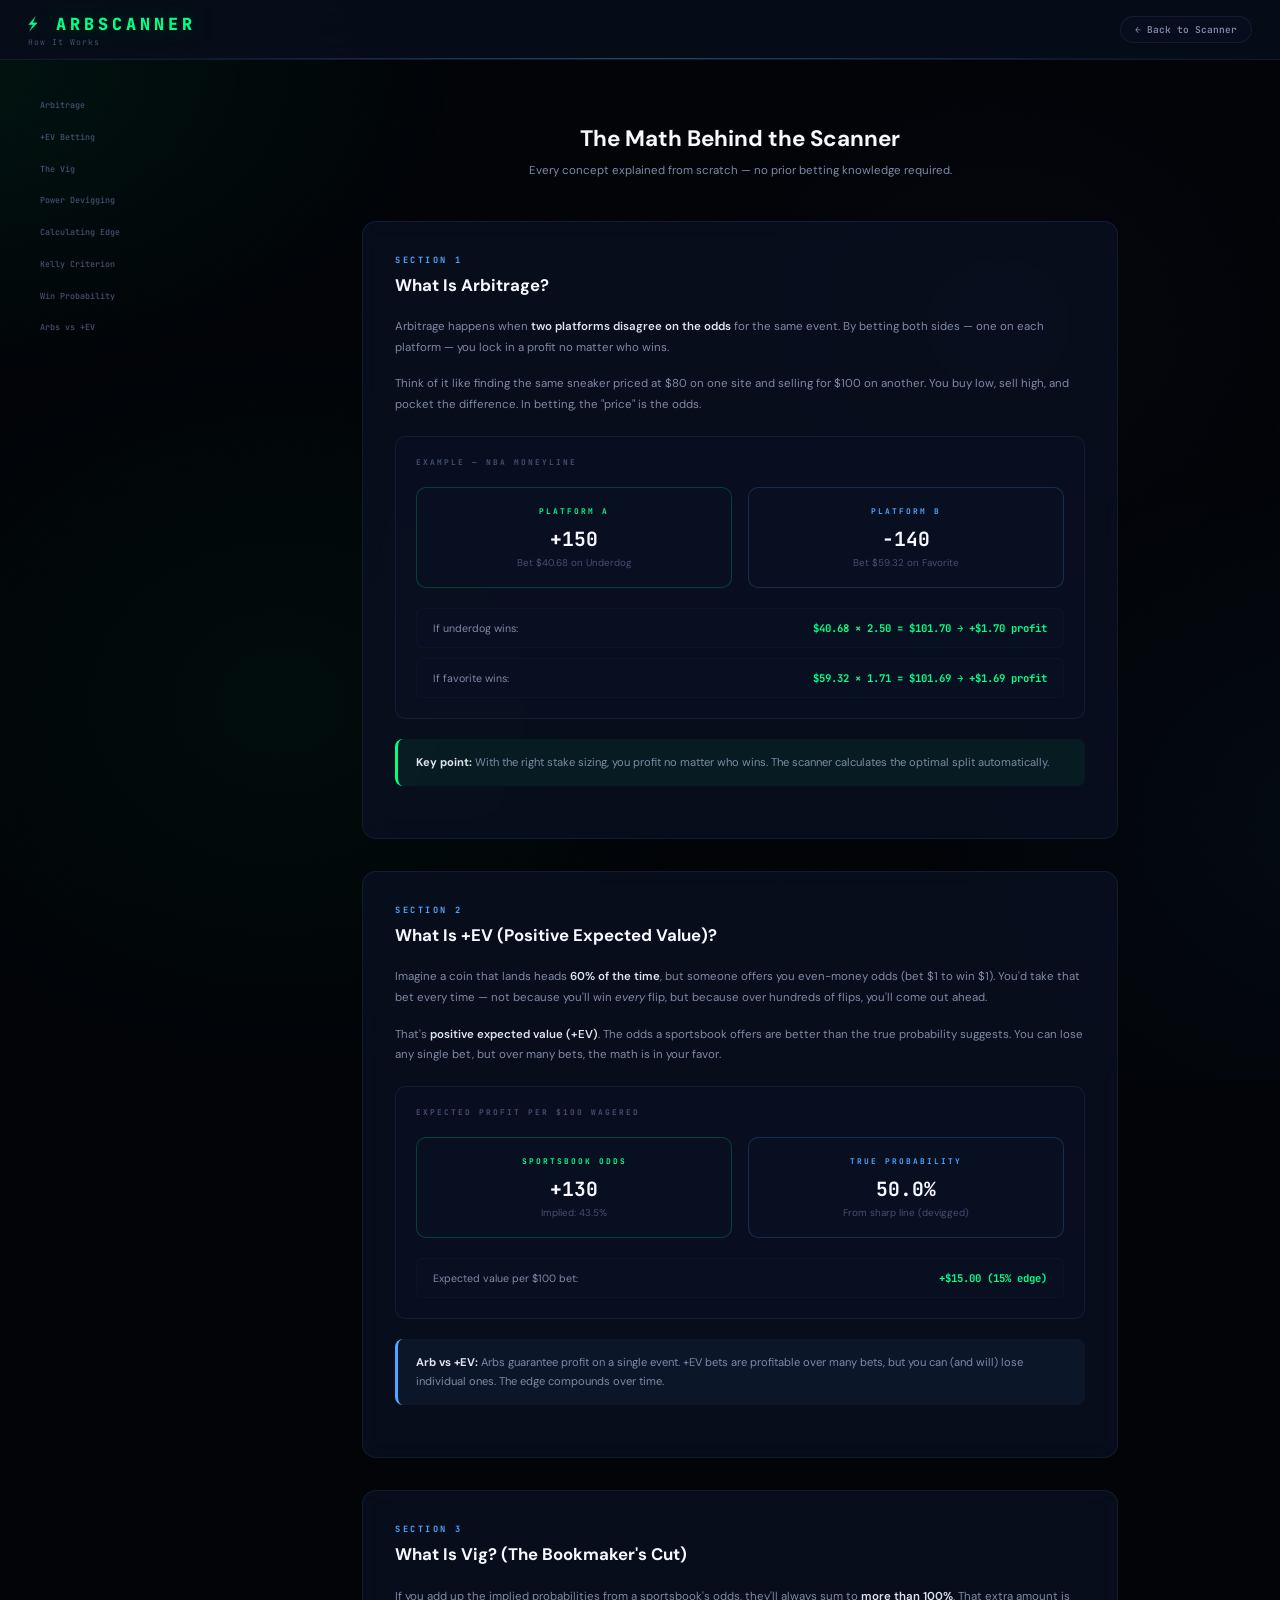
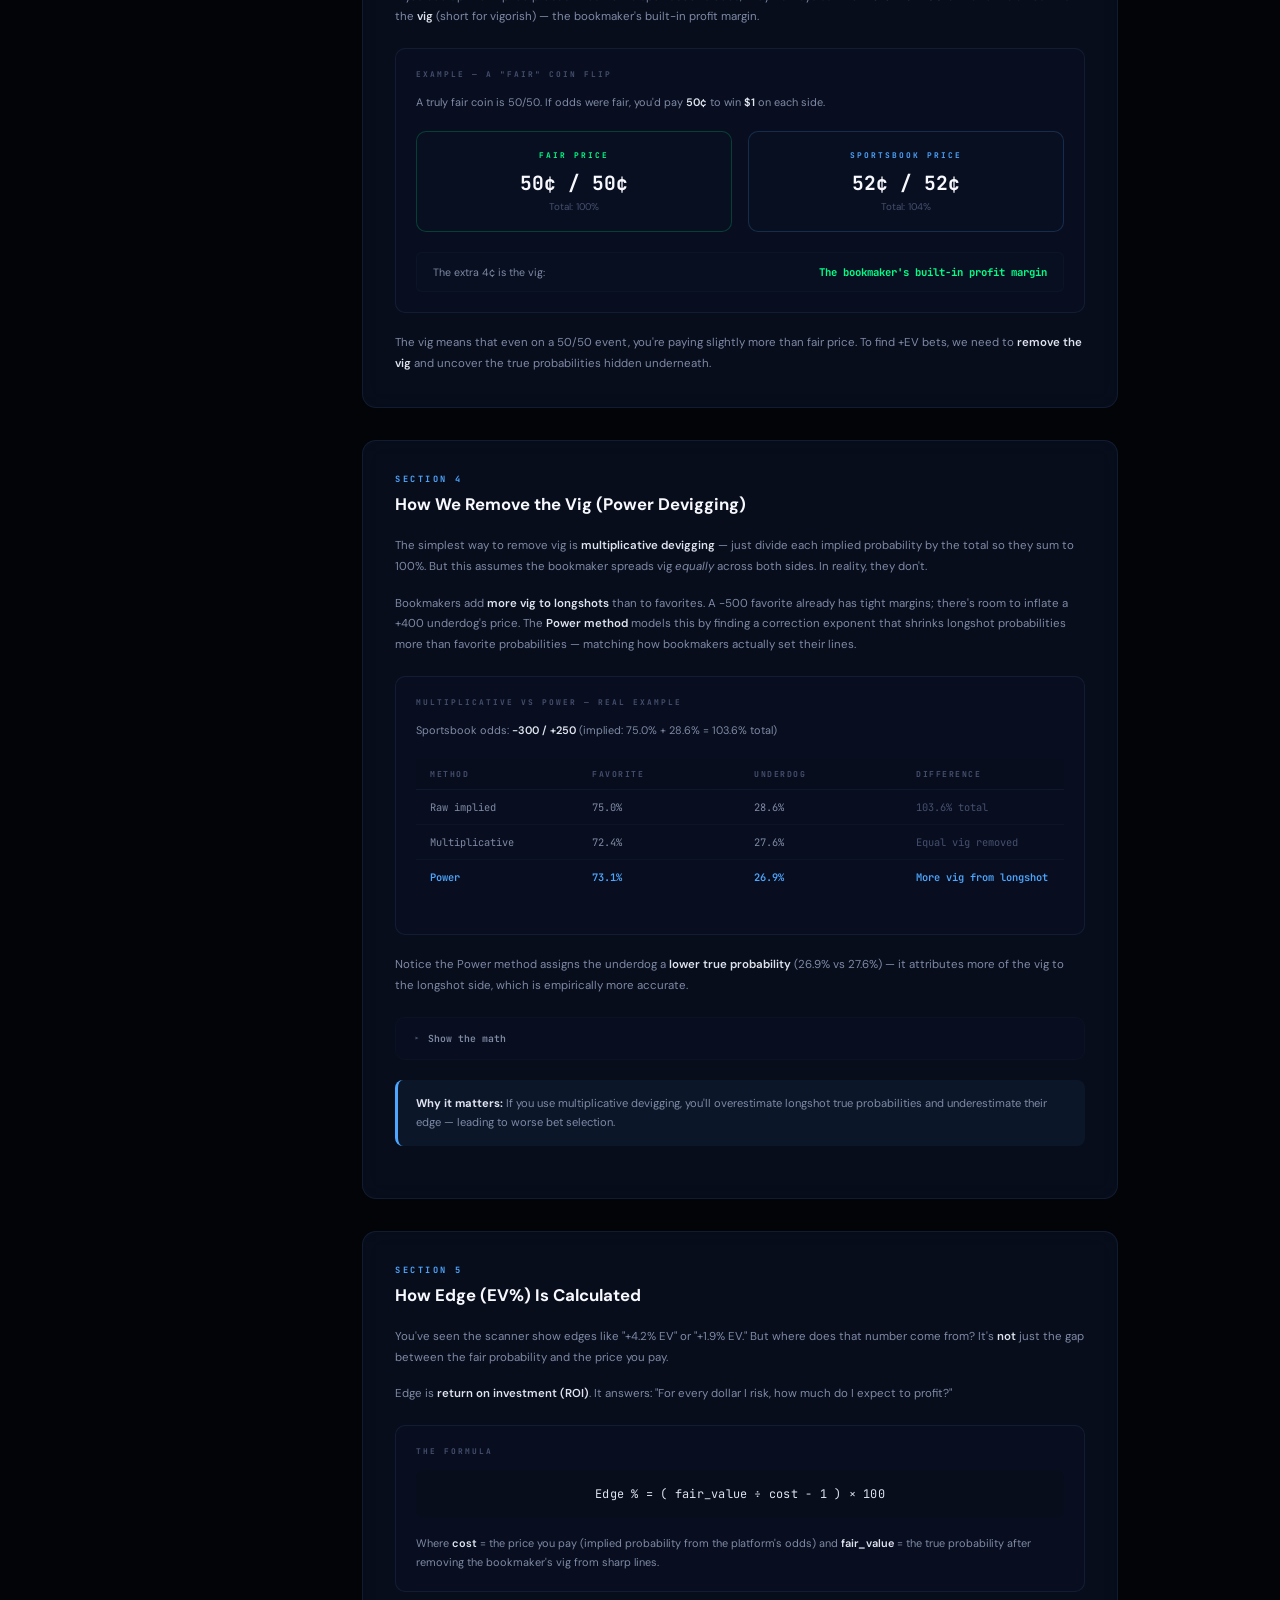
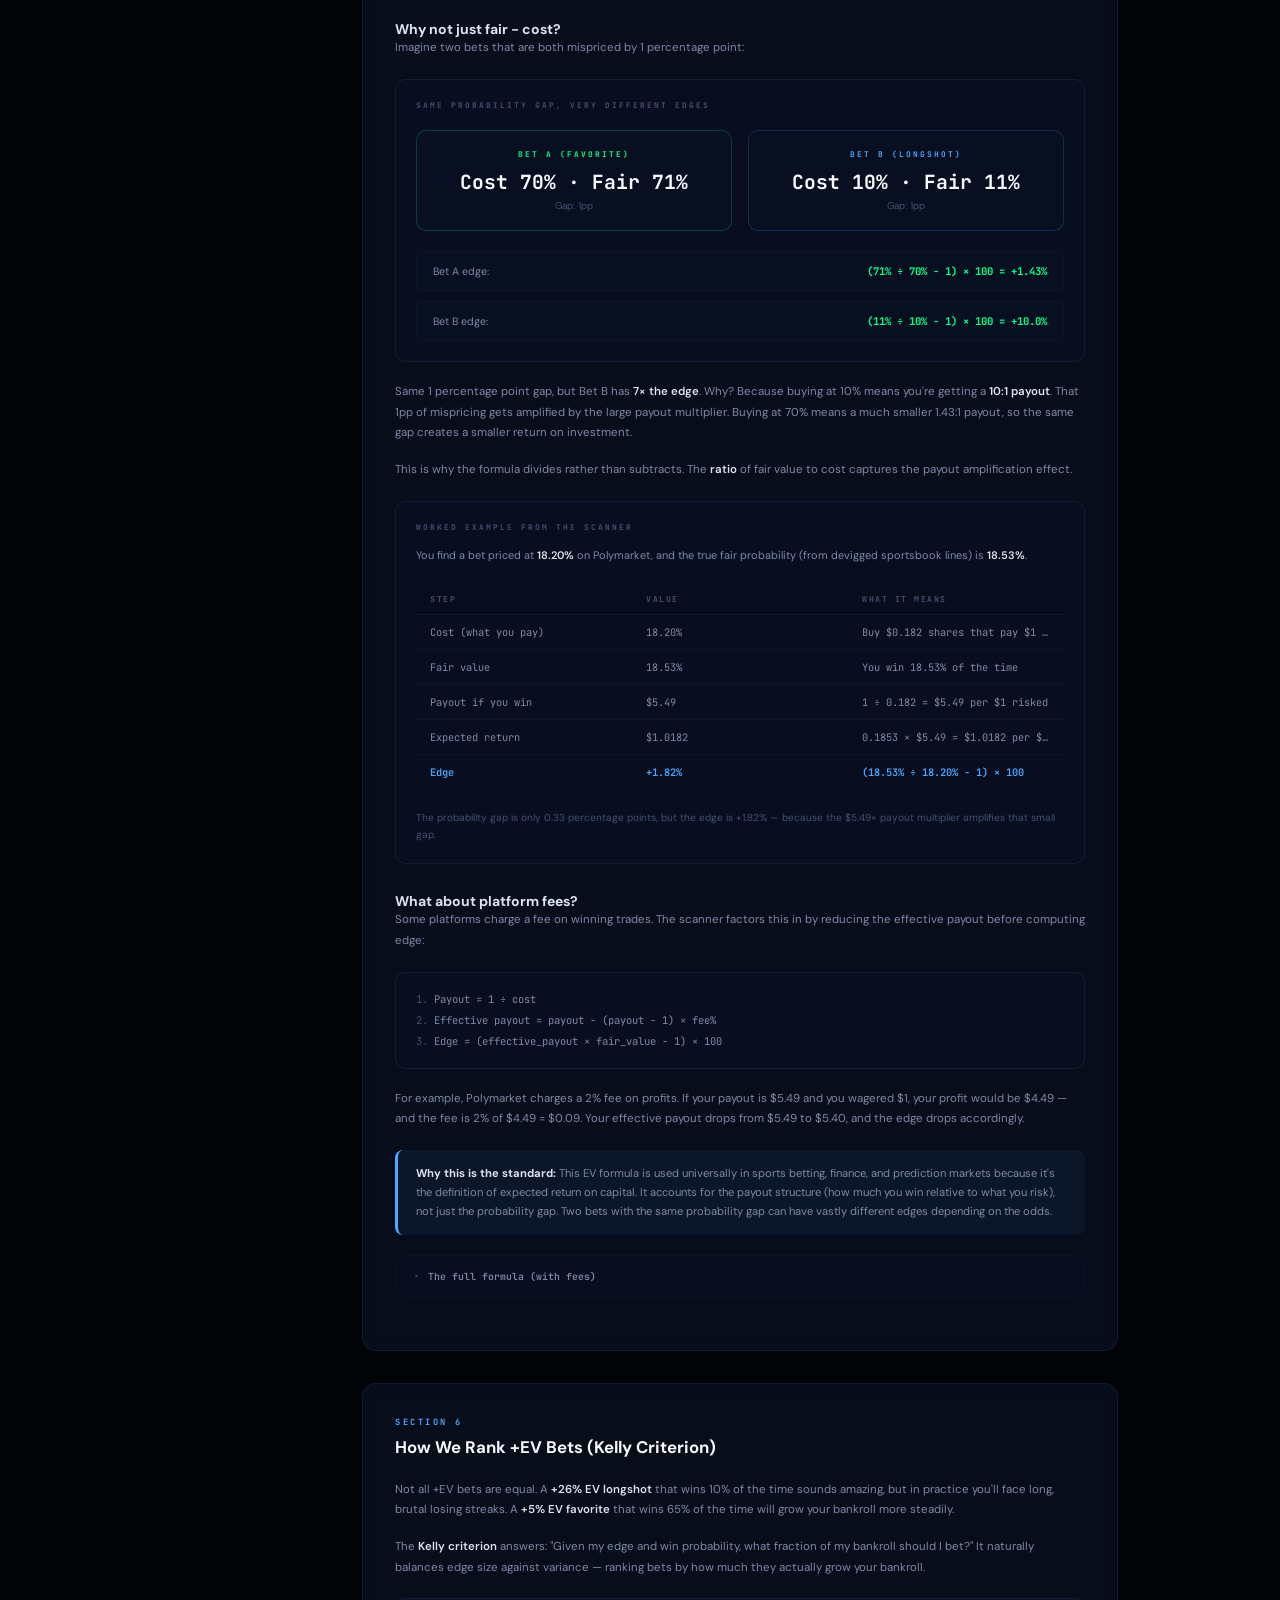
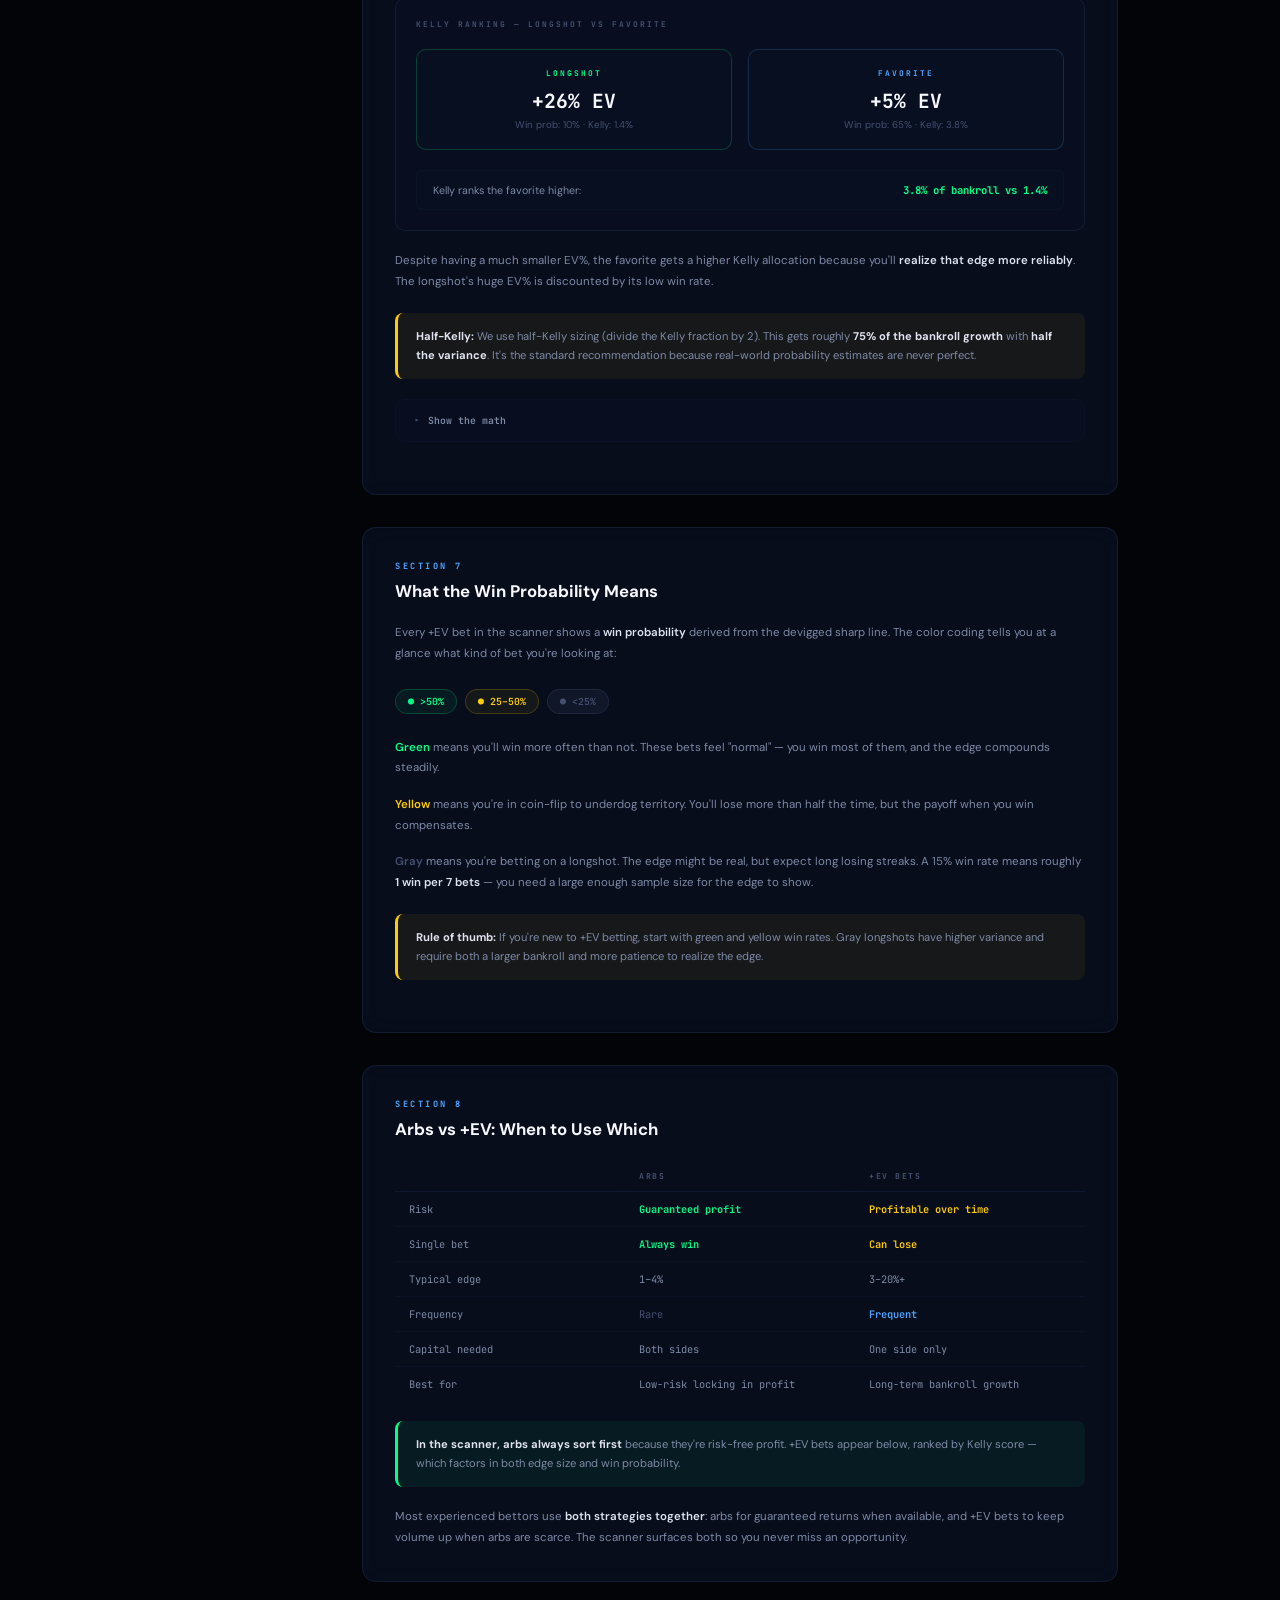
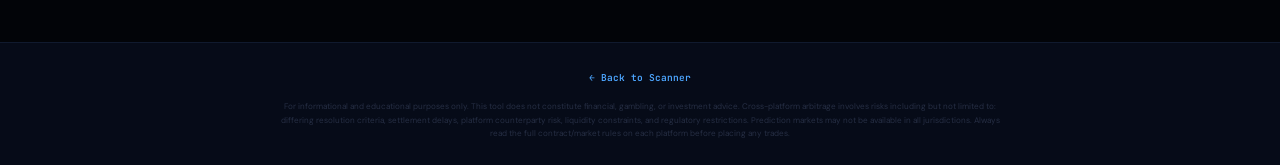
<file: learn.html>
<!DOCTYPE html>
<html lang="en">
<head>
  <meta charset="UTF-8">
  <meta name="viewport" content="width=device-width, initial-scale=1.0">
  <title>How It Works — ARBSCANNER</title>

  <link rel="preconnect" href="https://fonts.googleapis.com">
  <link rel="preconnect" href="https://fonts.gstatic.com" crossorigin>
  <link href="https://fonts.googleapis.com/css2?family=JetBrains+Mono:wght@300;400;500;600;700&family=DM+Sans:opsz,wght@9..40,300;9..40,400;9..40,500;9..40,600;9..40,700&display=swap" rel="stylesheet">

  <link rel="stylesheet" href="./style.css">
  <link rel="icon" href="data:image/svg+xml,<svg xmlns='http://www.w3.org/2000/svg' viewBox='0 0 100 100'><text y='.9em' font-size='90'>⚡</text></svg>">
</head>
<body>
  <div class="app-container">

    <!-- ═══ TOPBAR ═══ -->
    <header class="topbar-learn">
      <div class="topbar-left">
        <div>
          <div class="logo">⚡ ARBSCANNER</div>
          <div class="logo-sub">How It Works</div>
        </div>
      </div>
      <a href="./index.html" class="back-link">← Back to Scanner</a>
    </header>

    <!-- ═══ MAIN CONTENT ═══ -->
    <div class="learn-body">

      <!-- ─── Sidebar Nav ─── -->
      <nav class="learn-nav" aria-label="Page sections">
        <a href="#arbitrage">Arbitrage</a>
        <a href="#ev">+EV Betting</a>
        <a href="#vig">The Vig</a>
        <a href="#devig">Power Devigging</a>
        <a href="#ev-calc">Calculating Edge</a>
        <a href="#kelly">Kelly Criterion</a>
        <a href="#winprob">Win Probability</a>
        <a href="#comparison">Arbs vs +EV</a>
      </nav>

      <!-- ─── Content ─── -->
      <div class="learn-container">

        <div class="learn-hero">
          <h1>The Math Behind the Scanner</h1>
          <p>Every concept explained from scratch — no prior betting knowledge required.</p>
        </div>

        <!-- ══════════════════════════════════════════════════════════════════ -->
        <!-- SECTION 1: ARBITRAGE                                              -->
        <!-- ══════════════════════════════════════════════════════════════════ -->
        <section class="learn-section" id="arbitrage">
          <h2>Section 1</h2>
          <h3>What Is Arbitrage?</h3>

          <p>Arbitrage happens when <strong>two platforms disagree on the odds</strong> for the same event. By betting both sides — one on each platform — you lock in a profit no matter who wins.</p>

          <p>Think of it like finding the same sneaker priced at $80 on one site and selling for $100 on another. You buy low, sell high, and pocket the difference. In betting, the "price" is the odds.</p>

          <div class="learn-example">
            <div class="learn-example-label">Example — NBA Moneyline</div>

            <div class="learn-comparison">
              <div class="learn-comparison-side side-a">
                <div class="side-label">Platform A</div>
                <div class="side-value">+150</div>
                <div class="side-detail">Bet $40.68 on Underdog</div>
              </div>
              <div class="learn-comparison-side side-b">
                <div class="side-label">Platform B</div>
                <div class="side-value">-140</div>
                <div class="side-detail">Bet $59.32 on Favorite</div>
              </div>
            </div>

            <div class="learn-outcome">
              <span class="outcome-label">If underdog wins:</span>
              <span class="outcome-value">$40.68 × 2.50 = $101.70 → +$1.70 profit</span>
            </div>
            <div class="learn-outcome">
              <span class="outcome-label">If favorite wins:</span>
              <span class="outcome-value">$59.32 × 1.71 = $101.69 → +$1.69 profit</span>
            </div>
          </div>

          <div class="learn-callout callout-green">
            <strong>Key point:</strong> With the right stake sizing, you profit no matter who wins. The scanner calculates the optimal split automatically.
          </div>
        </section>

        <!-- ══════════════════════════════════════════════════════════════════ -->
        <!-- SECTION 2: +EV                                                    -->
        <!-- ══════════════════════════════════════════════════════════════════ -->
        <section class="learn-section" id="ev">
          <h2>Section 2</h2>
          <h3>What Is +EV (Positive Expected Value)?</h3>

          <p>Imagine a coin that lands heads <strong>60% of the time</strong>, but someone offers you even-money odds (bet $1 to win $1). You'd take that bet every time — not because you'll win <em>every</em> flip, but because over hundreds of flips, you'll come out ahead.</p>

          <p>That's <strong>positive expected value (+EV)</strong>. The odds a sportsbook offers are better than the true probability suggests. You can lose any single bet, but over many bets, the math is in your favor.</p>

          <div class="learn-example">
            <div class="learn-example-label">Expected profit per $100 wagered</div>

            <div class="learn-comparison">
              <div class="learn-comparison-side side-a">
                <div class="side-label">Sportsbook Odds</div>
                <div class="side-value">+130</div>
                <div class="side-detail">Implied: 43.5%</div>
              </div>
              <div class="learn-comparison-side side-b">
                <div class="side-label">True Probability</div>
                <div class="side-value">50.0%</div>
                <div class="side-detail">From sharp line (devigged)</div>
              </div>
            </div>

            <div class="learn-outcome">
              <span class="outcome-label">Expected value per $100 bet:</span>
              <span class="outcome-value">+$15.00 (15% edge)</span>
            </div>
          </div>

          <div class="learn-callout callout-blue">
            <strong>Arb vs +EV:</strong> Arbs guarantee profit on a single event. +EV bets are profitable over many bets, but you can (and will) lose individual ones. The edge compounds over time.
          </div>
        </section>

        <!-- ══════════════════════════════════════════════════════════════════ -->
        <!-- SECTION 3: VIG                                                    -->
        <!-- ══════════════════════════════════════════════════════════════════ -->
        <section class="learn-section" id="vig">
          <h2>Section 3</h2>
          <h3>What Is Vig? (The Bookmaker's Cut)</h3>

          <p>If you add up the implied probabilities from a sportsbook's odds, they'll always sum to <strong>more than 100%</strong>. That extra amount is the <strong>vig</strong> (short for vigorish) — the bookmaker's built-in profit margin.</p>

          <div class="learn-example">
            <div class="learn-example-label">Example — A "fair" coin flip</div>

            <p style="font-size: 0.78rem; color: var(--text-secondary); line-height: 1.7; margin-bottom: 14px;">
              A truly fair coin is 50/50. If odds were fair, you'd pay <strong>50¢</strong> to win <strong>$1</strong> on each side.
            </p>

            <div class="learn-comparison">
              <div class="learn-comparison-side side-a">
                <div class="side-label">Fair Price</div>
                <div class="side-value">50¢ / 50¢</div>
                <div class="side-detail">Total: 100%</div>
              </div>
              <div class="learn-comparison-side side-b">
                <div class="side-label">Sportsbook Price</div>
                <div class="side-value">52¢ / 52¢</div>
                <div class="side-detail">Total: 104%</div>
              </div>
            </div>

            <div class="learn-outcome">
              <span class="outcome-label">The extra 4¢ is the vig:</span>
              <span class="outcome-value">The bookmaker's built-in profit margin</span>
            </div>
          </div>

          <p>The vig means that even on a 50/50 event, you're paying slightly more than fair price. To find +EV bets, we need to <strong>remove the vig</strong> and uncover the true probabilities hidden underneath.</p>
        </section>

        <!-- ══════════════════════════════════════════════════════════════════ -->
        <!-- SECTION 4: POWER DEVIGGING                                        -->
        <!-- ══════════════════════════════════════════════════════════════════ -->
        <section class="learn-section" id="devig">
          <h2>Section 4</h2>
          <h3>How We Remove the Vig (Power Devigging)</h3>

          <p>The simplest way to remove vig is <strong>multiplicative devigging</strong> — just divide each implied probability by the total so they sum to 100%. But this assumes the bookmaker spreads vig <em>equally</em> across both sides. In reality, they don't.</p>

          <p>Bookmakers add <strong>more vig to longshots</strong> than to favorites. A -500 favorite already has tight margins; there's room to inflate a +400 underdog's price. The <strong>Power method</strong> models this by finding a correction exponent that shrinks longshot probabilities more than favorite probabilities — matching how bookmakers actually set their lines.</p>

          <div class="learn-example">
            <div class="learn-example-label">Multiplicative vs Power — Real example</div>

            <p style="font-size: 0.78rem; color: var(--text-secondary); line-height: 1.7; margin-bottom: 14px;">
              Sportsbook odds: <strong>-300 / +250</strong> (implied: 75.0% + 28.6% = 103.6% total)
            </p>

            <table class="comparison-table">
              <thead>
                <tr>
                  <th>Method</th>
                  <th>Favorite</th>
                  <th>Underdog</th>
                  <th>Difference</th>
                </tr>
              </thead>
              <tbody>
                <tr>
                  <td>Raw implied</td>
                  <td>75.0%</td>
                  <td>28.6%</td>
                  <td class="val-dim">103.6% total</td>
                </tr>
                <tr>
                  <td>Multiplicative</td>
                  <td>72.4%</td>
                  <td>27.6%</td>
                  <td class="val-dim">Equal vig removed</td>
                </tr>
                <tr>
                  <td class="val-blue">Power</td>
                  <td class="val-blue">73.1%</td>
                  <td class="val-blue">26.9%</td>
                  <td class="val-blue">More vig from longshot</td>
                </tr>
              </tbody>
            </table>
          </div>

          <p>Notice the Power method assigns the underdog a <strong>lower true probability</strong> (26.9% vs 27.6%) — it attributes more of the vig to the longshot side, which is empirically more accurate.</p>

          <details class="learn-collapsible">
            <summary>Show the math</summary>
            <div class="collapsible-body">
              <p>Given implied probabilities <code>p_A</code> and <code>p_B</code> from the odds, we find an exponent <code>k</code> such that:</p>
              <p><code>p_A^k + p_B^k = 1</code></p>
              <p>This is solved numerically (binary search). The devigged probabilities are then:</p>
              <p><code>true_A = p_A^k</code> and <code>true_B = p_B^k</code></p>
              <p>When <code>k &lt; 1</code>, large probabilities (favorites) shrink less than small ones (longshots). This matches empirical data on how books set lines — the vig is disproportionately loaded onto longshots.</p>
              <p>The multiplicative method is the special case where <code>k = 1</code> and you simply normalize: <code>true_A = p_A / (p_A + p_B)</code>.</p>
            </div>
          </details>

          <div class="learn-callout callout-blue">
            <strong>Why it matters:</strong> If you use multiplicative devigging, you'll overestimate longshot true probabilities and underestimate their edge — leading to worse bet selection.
          </div>
        </section>

        <!-- ══════════════════════════════════════════════════════════════════ -->
        <!-- SECTION 5: CALCULATING EDGE (EV)                                  -->
        <!-- ══════════════════════════════════════════════════════════════════ -->
        <section class="learn-section" id="ev-calc">
          <h2>Section 5</h2>
          <h3>How Edge (EV%) Is Calculated</h3>

          <p>You've seen the scanner show edges like "+4.2% EV" or "+1.9% EV." But where does that number come from? It's <strong>not</strong> just the gap between the fair probability and the price you pay.</p>

          <p>Edge is <strong>return on investment (ROI)</strong>. It answers: "For every dollar I risk, how much do I expect to profit?"</p>

          <div class="learn-example">
            <div class="learn-example-label">The formula</div>

            <div style="padding: 16px 20px; background: var(--bg-secondary); border-radius: 8px; text-align: center; font-family: 'JetBrains Mono', monospace; font-size: 0.85rem; color: var(--text-primary); margin-bottom: 16px; letter-spacing: 0.02em;">
              Edge % = ( fair_value ÷ cost − 1 ) × 100
            </div>

            <p style="font-size: 0.78rem; color: var(--text-secondary); line-height: 1.7; margin-bottom: 0;">
              Where <strong>cost</strong> = the price you pay (implied probability from the platform's odds) and <strong>fair_value</strong> = the true probability after removing the bookmaker's vig from sharp lines.
            </p>
          </div>

          <h4 style="margin-top: 28px;">Why not just fair − cost?</h4>

          <p>Imagine two bets that are both mispriced by 1 percentage point:</p>

          <div class="learn-example">
            <div class="learn-example-label">Same probability gap, very different edges</div>

            <div class="learn-comparison">
              <div class="learn-comparison-side side-a">
                <div class="side-label">Bet A (Favorite)</div>
                <div class="side-value">Cost 70% · Fair 71%</div>
                <div class="side-detail">Gap: 1pp</div>
              </div>
              <div class="learn-comparison-side side-b">
                <div class="side-label">Bet B (Longshot)</div>
                <div class="side-value">Cost 10% · Fair 11%</div>
                <div class="side-detail">Gap: 1pp</div>
              </div>
            </div>

            <div class="learn-outcome">
              <span class="outcome-label">Bet A edge:</span>
              <span class="outcome-value">(71% ÷ 70% − 1) × 100 = <strong>+1.43%</strong></span>
            </div>
            <div class="learn-outcome">
              <span class="outcome-label">Bet B edge:</span>
              <span class="outcome-value">(11% ÷ 10% − 1) × 100 = <strong>+10.0%</strong></span>
            </div>
          </div>

          <p>Same 1 percentage point gap, but Bet B has <strong>7× the edge</strong>. Why? Because buying at 10% means you're getting a <strong>10:1 payout</strong>. That 1pp of mispricing gets amplified by the large payout multiplier. Buying at 70% means a much smaller 1.43:1 payout, so the same gap creates a smaller return on investment.</p>

          <p>This is why the formula divides rather than subtracts. The <strong>ratio</strong> of fair value to cost captures the payout amplification effect.</p>

          <div class="learn-example">
            <div class="learn-example-label">Worked example from the scanner</div>

            <p style="font-size: 0.78rem; color: var(--text-secondary); line-height: 1.7; margin-bottom: 14px;">
              You find a bet priced at <strong>18.20%</strong> on Polymarket, and the true fair probability (from devigged sportsbook lines) is <strong>18.53%</strong>.
            </p>

            <table class="comparison-table">
              <thead>
                <tr>
                  <th>Step</th>
                  <th>Value</th>
                  <th>What it means</th>
                </tr>
              </thead>
              <tbody>
                <tr>
                  <td>Cost (what you pay)</td>
                  <td>18.20%</td>
                  <td>Buy $0.182 shares that pay $1 if you win</td>
                </tr>
                <tr>
                  <td>Fair value</td>
                  <td>18.53%</td>
                  <td>You win 18.53% of the time</td>
                </tr>
                <tr>
                  <td>Payout if you win</td>
                  <td>$5.49</td>
                  <td>1 ÷ 0.182 = $5.49 per $1 risked</td>
                </tr>
                <tr>
                  <td>Expected return</td>
                  <td>$1.0182</td>
                  <td>0.1853 × $5.49 = $1.0182 per $1 risked</td>
                </tr>
                <tr>
                  <td class="val-blue">Edge</td>
                  <td class="val-blue">+1.82%</td>
                  <td class="val-blue">(18.53% ÷ 18.20% − 1) × 100</td>
                </tr>
              </tbody>
            </table>

            <p style="font-size: 0.72rem; color: var(--text-dim); line-height: 1.7; margin-top: 12px; margin-bottom: 0;">
              The probability gap is only 0.33 percentage points, but the edge is +1.82% — because the $5.49× payout multiplier amplifies that small gap.
            </p>
          </div>

          <h4 style="margin-top: 28px;">What about platform fees?</h4>

          <p>Some platforms charge a fee on winning trades. The scanner factors this in by reducing the effective payout before computing edge:</p>

          <div class="learn-example" style="padding: 16px 20px;">
            <div style="font-family: 'JetBrains Mono', monospace; font-size: 0.75rem; color: var(--text-secondary); line-height: 2;">
              <span style="color: var(--text-dim);">1.</span> Payout = 1 ÷ cost<br>
              <span style="color: var(--text-dim);">2.</span> Effective payout = payout − (payout − 1) × fee%<br>
              <span style="color: var(--text-dim);">3.</span> Edge = (effective_payout × fair_value − 1) × 100
            </div>
          </div>

          <p>For example, Polymarket charges a 2% fee on profits. If your payout is $5.49 and you wagered $1, your profit would be $4.49 — and the fee is 2% of $4.49 = $0.09. Your effective payout drops from $5.49 to $5.40, and the edge drops accordingly.</p>

          <div class="learn-callout callout-blue">
            <strong>Why this is the standard:</strong> This EV formula is used universally in sports betting, finance, and prediction markets because it's the definition of expected return on capital. It accounts for the payout structure (how much you win relative to what you risk), not just the probability gap. Two bets with the same probability gap can have vastly different edges depending on the odds.
          </div>

          <details class="learn-collapsible">
            <summary>The full formula (with fees)</summary>
            <div class="collapsible-body">
              <p>Given a market price <code>p</code> (implied probability), a fair probability <code>f</code>, and a platform fee rate <code>r</code>:</p>
              <p><code>payout = 1 / p</code></p>
              <p><code>effective_payout = payout − (payout − 1) × r</code></p>
              <p><code>EV% = (effective_payout × f − 1) × 100</code></p>
              <p>When <code>r = 0</code> (no fees), this simplifies to:</p>
              <p><code>EV% = (f / p − 1) × 100</code></p>
              <p>This is mathematically equivalent to:</p>
              <p><code>EV% = (expected_return − cost) / cost × 100</code></p>
              <p>Which is the standard ROI formula applied to a probabilistic wager.</p>
            </div>
          </details>
        </section>

        <!-- ══════════════════════════════════════════════════════════════════ -->
        <!-- SECTION 6: KELLY                                                  -->
        <!-- ══════════════════════════════════════════════════════════════════ -->
        <section class="learn-section" id="kelly">
          <h2>Section 6</h2>
          <h3>How We Rank +EV Bets (Kelly Criterion)</h3>

          <p>Not all +EV bets are equal. A <strong>+26% EV longshot</strong> that wins 10% of the time sounds amazing, but in practice you'll face long, brutal losing streaks. A <strong>+5% EV favorite</strong> that wins 65% of the time will grow your bankroll more steadily.</p>

          <p>The <strong>Kelly criterion</strong> answers: "Given my edge and win probability, what fraction of my bankroll should I bet?" It naturally balances edge size against variance — ranking bets by how much they actually grow your bankroll.</p>

          <div class="learn-example">
            <div class="learn-example-label">Kelly ranking — Longshot vs Favorite</div>

            <div class="learn-comparison">
              <div class="learn-comparison-side side-a">
                <div class="side-label">Longshot</div>
                <div class="side-value">+26% EV</div>
                <div class="side-detail">Win prob: 10% · Kelly: 1.4%</div>
              </div>
              <div class="learn-comparison-side side-b">
                <div class="side-label">Favorite</div>
                <div class="side-value">+5% EV</div>
                <div class="side-detail">Win prob: 65% · Kelly: 3.8%</div>
              </div>
            </div>

            <div class="learn-outcome">
              <span class="outcome-label">Kelly ranks the favorite higher:</span>
              <span class="outcome-value">3.8% of bankroll vs 1.4%</span>
            </div>
          </div>

          <p>Despite having a much smaller EV%, the favorite gets a higher Kelly allocation because you'll <strong>realize that edge more reliably</strong>. The longshot's huge EV% is discounted by its low win rate.</p>

          <div class="learn-callout callout-yellow">
            <strong>Half-Kelly:</strong> We use half-Kelly sizing (divide the Kelly fraction by 2). This gets roughly <strong>75% of the bankroll growth</strong> with <strong>half the variance</strong>. It's the standard recommendation because real-world probability estimates are never perfect.
          </div>

          <details class="learn-collapsible">
            <summary>Show the math</summary>
            <div class="collapsible-body">
              <p>For a bet with decimal odds <code>d</code> and true win probability <code>p</code>:</p>
              <p><code>b = d − 1</code> (the net payout per unit wagered)</p>
              <p><code>q = 1 − p</code> (probability of losing)</p>
              <p><code>f* = (b × p − q) / b</code></p>
              <p>This gives the fraction of bankroll to wager. Half-Kelly: <code>f*/2</code>.</p>
              <p>Example: odds of +200 (decimal 3.0), true prob 40%:</p>
              <p><code>b = 2, p = 0.40, q = 0.60</code></p>
              <p><code>f* = (2 × 0.40 − 0.60) / 2 = 0.20 / 2 = 10%</code></p>
              <p>Half-Kelly = <strong>5%</strong> of bankroll.</p>
            </div>
          </details>
        </section>

        <!-- ══════════════════════════════════════════════════════════════════ -->
        <!-- SECTION 7: WIN PROBABILITY                                        -->
        <!-- ══════════════════════════════════════════════════════════════════ -->
        <section class="learn-section" id="winprob">
          <h2>Section 7</h2>
          <h3>What the Win Probability Means</h3>

          <p>Every +EV bet in the scanner shows a <strong>win probability</strong> derived from the devigged sharp line. The color coding tells you at a glance what kind of bet you're looking at:</p>

          <div style="margin: 20px 0;">
            <span class="prob-chip chip-green">● &gt;50%</span>
            <span class="prob-chip chip-yellow">● 25–50%</span>
            <span class="prob-chip chip-gray">● &lt;25%</span>
          </div>

          <p><strong><span style="color: var(--green);">Green</span></strong> means you'll win more often than not. These bets feel "normal" — you win most of them, and the edge compounds steadily.</p>

          <p><strong><span style="color: var(--yellow);">Yellow</span></strong> means you're in coin-flip to underdog territory. You'll lose more than half the time, but the payoff when you win compensates.</p>

          <p><strong><span style="color: var(--text-dim);">Gray</span></strong> means you're betting on a longshot. The edge might be real, but expect long losing streaks. A 15% win rate means roughly <strong>1 win per 7 bets</strong> — you need a large enough sample size for the edge to show.</p>

          <div class="learn-callout callout-yellow">
            <strong>Rule of thumb:</strong> If you're new to +EV betting, start with green and yellow win rates. Gray longshots have higher variance and require both a larger bankroll and more patience to realize the edge.
          </div>
        </section>

        <!-- ══════════════════════════════════════════════════════════════════ -->
        <!-- SECTION 8: ARBS vs +EV                                            -->
        <!-- ══════════════════════════════════════════════════════════════════ -->
        <section class="learn-section" id="comparison">
          <h2>Section 8</h2>
          <h3>Arbs vs +EV: When to Use Which</h3>

          <table class="comparison-table">
            <thead>
              <tr>
                <th></th>
                <th>Arbs</th>
                <th>+EV Bets</th>
              </tr>
            </thead>
            <tbody>
              <tr>
                <td>Risk</td>
                <td class="val-green">Guaranteed profit</td>
                <td class="val-yellow">Profitable over time</td>
              </tr>
              <tr>
                <td>Single bet</td>
                <td class="val-green">Always win</td>
                <td class="val-yellow">Can lose</td>
              </tr>
              <tr>
                <td>Typical edge</td>
                <td>1–4%</td>
                <td>3–20%+</td>
              </tr>
              <tr>
                <td>Frequency</td>
                <td class="val-dim">Rare</td>
                <td class="val-blue">Frequent</td>
              </tr>
              <tr>
                <td>Capital needed</td>
                <td>Both sides</td>
                <td>One side only</td>
              </tr>
              <tr>
                <td>Best for</td>
                <td>Low-risk locking in profit</td>
                <td>Long-term bankroll growth</td>
              </tr>
            </tbody>
          </table>

          <div class="learn-callout callout-green">
            <strong>In the scanner, arbs always sort first</strong> because they're risk-free profit. +EV bets appear below, ranked by Kelly score — which factors in both edge size and win probability.
          </div>

          <p>Most experienced bettors use <strong>both strategies together</strong>: arbs for guaranteed returns when available, and +EV bets to keep volume up when arbs are scarce. The scanner surfaces both so you never miss an opportunity.</p>
        </section>

      </div><!-- /learn-container -->
    </div><!-- /learn-body -->

    <!-- ═══ FOOTER ═══ -->
    <footer class="learn-footer">
      <a href="./index.html" class="back-link-footer">← Back to Scanner</a>
      <div class="footer-disclaimer">
        For informational and educational purposes only. This tool does not constitute financial, gambling, or investment advice. Cross-platform arbitrage involves risks including but not limited to: differing resolution criteria, settlement delays, platform counterparty risk, liquidity constraints, and regulatory restrictions. Prediction markets may not be available in all jurisdictions. Always read the full contract/market rules on each platform before placing any trades.
      </div>
    </footer>

  </div>
</body>
</html>
</file>
<file: style.css>
/* ═══════════════════════════════════════════════════════════════════════════
   ARBSCANNER — Premium Trading Terminal v2
   A dramatic, glassmorphic dark trading interface
   ═══════════════════════════════════════════════════════════════════════════ */

/* ── CSS Variables ───────────────────────────────────────────────────────── */
:root {
  --bg-void: #020408;
  --bg-primary: #040810;
  --bg-secondary: rgba(8, 14, 28, 0.85);
  --bg-tertiary: rgba(12, 20, 38, 0.8);
  --bg-card: rgba(10, 16, 32, 0.7);
  --bg-hover: rgba(20, 32, 56, 0.6);
  --bg-input: rgba(4, 8, 18, 0.9);
  --bg-elevated: rgba(16, 24, 44, 0.9);
  --bg-glass: rgba(10, 18, 36, 0.55);

  --border-primary: rgba(30, 48, 80, 0.4);
  --border-highlight: rgba(50, 72, 110, 0.4);
  --border-subtle: rgba(20, 36, 64, 0.3);
  --border-glow: rgba(0, 255, 136, 0.15);
  --border-glass: rgba(60, 90, 140, 0.2);

  --text-primary: #dfe3ef;
  --text-secondary: #7e8aa6;
  --text-dim: #455070;
  --text-bright: #f8f9ff;

  --green: #00ff88;
  --green-dim: #00d972;
  --green-muted: #00a858;
  --green-bg: rgba(0, 255, 136, 0.06);
  --green-bg-strong: rgba(0, 255, 136, 0.12);
  --green-border: rgba(0, 255, 136, 0.2);
  --green-glow: 0 0 30px rgba(0, 255, 136, 0.08);
  --green-glow-strong: 0 0 40px rgba(0, 255, 136, 0.15);

  --yellow: #ffcc00;
  --yellow-dim: #cca300;
  --yellow-bg: rgba(255, 204, 0, 0.06);
  --yellow-border: rgba(255, 204, 0, 0.2);

  --red: #ff3366;
  --red-dim: #cc2952;
  --red-bg: rgba(255, 51, 102, 0.07);
  --red-border: rgba(255, 51, 102, 0.2);

  --blue: #4da6ff;
  --blue-dim: #3a80cc;
  --blue-bg: rgba(77, 166, 255, 0.06);

  --cyan: #00e5ff;
  --purple: #a78bfa;

  --font-mono: 'JetBrains Mono', 'SF Mono', 'Fira Code', monospace;
  --font-sans: 'DM Sans', -apple-system, BlinkMacSystemFont, sans-serif;

  --radius-sm: 6px;
  --radius-md: 10px;
  --radius-lg: 14px;
  --radius-xl: 20px;

  --shadow-sm: 0 2px 8px rgba(0, 0, 0, 0.3);
  --shadow-md: 0 8px 32px rgba(0, 0, 0, 0.4);
  --shadow-lg: 0 16px 64px rgba(0, 0, 0, 0.5);
  --shadow-glow: 0 0 40px rgba(0, 255, 136, 0.04);

  --glass-blur: blur(20px);
  --glass-blur-heavy: blur(40px);
}

/* ── Reset & Base ────────────────────────────────────────────────────────── */
*, *::before, *::after { margin: 0; padding: 0; box-sizing: border-box; }

html {
  font-size: 14px;
  -webkit-font-smoothing: antialiased;
  -moz-osx-font-smoothing: grayscale;
  text-rendering: optimizeLegibility;
}

body {
  font-family: var(--font-sans);
  background: var(--bg-void);
  color: var(--text-primary);
  min-height: 100vh;
  overflow-x: hidden;
  position: relative;
}

/* ── Animated Background ─────────────────────────────────────────────────── */

/* Nebula gradient layer — large, visible, slowly moving */
body::before {
  content: '';
  position: fixed;
  inset: -20%;
  background:
    radial-gradient(ellipse 60% 50% at 10% 20%, rgba(0, 255, 136, 0.07) 0%, transparent 50%),
    radial-gradient(ellipse 50% 60% at 90% 80%, rgba(77, 166, 255, 0.05) 0%, transparent 50%),
    radial-gradient(ellipse 80% 40% at 50% 0%, rgba(0, 229, 255, 0.04) 0%, transparent 40%),
    radial-gradient(ellipse 40% 50% at 70% 40%, rgba(167, 139, 250, 0.03) 0%, transparent 45%),
    radial-gradient(ellipse 50% 60% at 30% 70%, rgba(0, 255, 136, 0.04) 0%, transparent 50%);
  animation: nebula-flow 30s ease-in-out infinite alternate;
  pointer-events: none;
  z-index: 0;
}

@keyframes nebula-flow {
  0%   { transform: translate(0, 0) scale(1); }
  25%  { transform: translate(2%, -1%) scale(1.02); }
  50%  { transform: translate(-1%, 2%) scale(0.98); }
  75%  { transform: translate(1%, 1%) scale(1.01); }
  100% { transform: translate(-2%, -1%) scale(1); }
}

/* Subtle noise texture overlay */
body::after {
  content: '';
  position: fixed;
  inset: 0;
  background-image: url("data:image/svg+xml,%3Csvg viewBox='0 0 256 256' xmlns='http://www.w3.org/2000/svg'%3E%3Cfilter id='noise'%3E%3CfeTurbulence type='fractalNoise' baseFrequency='0.9' numOctaves='4' stitchTiles='stitch'/%3E%3C/filter%3E%3Crect width='100%25' height='100%25' filter='url(%23noise)' opacity='0.015'/%3E%3C/svg%3E");
  background-repeat: repeat;
  background-size: 256px 256px;
  pointer-events: none;
  z-index: 0;
  opacity: 0.6;
}

/* ── Scrollbar ───────────────────────────────────────────────────────────── */
::-webkit-scrollbar { width: 6px; height: 6px; }
::-webkit-scrollbar-track { background: transparent; }
::-webkit-scrollbar-thumb {
  background: rgba(60, 90, 140, 0.3);
  border-radius: 4px;
}
::-webkit-scrollbar-thumb:hover { background: rgba(80, 120, 180, 0.5); }
* { scrollbar-width: thin; scrollbar-color: rgba(60, 90, 140, 0.3) transparent; }

/* ── Layout ──────────────────────────────────────────────────────────────── */
.app-container {
  position: relative;
  z-index: 1;
  display: flex;
  flex-direction: column;
  min-height: 100vh;
}

/* ══════════════════════════════════════════════════════════════════════════
   TOP BAR
   ══════════════════════════════════════════════════════════════════════════ */
.topbar {
  display: flex;
  align-items: center;
  justify-content: space-between;
  padding: 0 28px;
  height: 60px;
  background: var(--bg-secondary);
  backdrop-filter: var(--glass-blur);
  -webkit-backdrop-filter: var(--glass-blur);
  border-bottom: 1px solid var(--border-primary);
  position: sticky;
  top: 0;
  z-index: 100;
  gap: 20px;
  flex-wrap: wrap;
}

/* Animated glow line under topbar */
.topbar::after {
  content: '';
  position: absolute;
  bottom: 0;
  left: 0;
  right: 0;
  height: 1px;
  background: linear-gradient(90deg,
    transparent 0%,
    rgba(0, 255, 136, 0.08) 15%,
    rgba(0, 255, 136, 0.4) 50%,
    rgba(0, 255, 136, 0.08) 85%,
    transparent 100%
  );
  animation: glow-line-pulse 4s ease-in-out infinite;
}

@keyframes glow-line-pulse {
  0%, 100% { opacity: 0.6; }
  50% { opacity: 1; }
}

.topbar-left {
  display: flex;
  align-items: center;
  gap: 16px;
}

.logo {
  font-family: var(--font-mono);
  font-size: 1.2rem;
  font-weight: 800;
  letter-spacing: 4px;
  color: var(--green);
  text-transform: uppercase;
  white-space: nowrap;
  text-shadow: 0 0 30px rgba(0, 255, 136, 0.3), 0 0 60px rgba(0, 255, 136, 0.1);
}

.logo-sub {
  font-family: var(--font-mono);
  font-size: 0.58rem;
  font-weight: 400;
  color: var(--text-dim);
  letter-spacing: 1px;
  margin-top: 2px;
}

.topbar-center {
  display: flex;
  align-items: center;
  gap: 8px;
}

.status-badge {
  display: flex;
  align-items: center;
  gap: 7px;
  font-family: var(--font-mono);
  font-size: 0.68rem;
  font-weight: 500;
  color: var(--text-secondary);
  padding: 6px 14px;
  background: var(--bg-glass);
  backdrop-filter: var(--glass-blur);
  -webkit-backdrop-filter: var(--glass-blur);
  border: 1px solid var(--border-glass);
  border-radius: 100px;
  white-space: nowrap;
  transition: all 0.3s ease;
}

.status-dot {
  width: 7px;
  height: 7px;
  border-radius: 50%;
  flex-shrink: 0;
  transition: all 0.4s ease;
}

.status-dot.ok      { background: var(--green); box-shadow: 0 0 10px var(--green), 0 0 4px var(--green); }
.status-dot.demo    { background: var(--blue); box-shadow: 0 0 10px var(--blue); }
.status-dot.stale   { background: var(--yellow); box-shadow: 0 0 10px var(--yellow); }
.status-dot.error   { background: var(--red); box-shadow: 0 0 10px var(--red); }
.status-dot.no_key  { background: var(--text-dim); }
.status-dot.pending { background: var(--text-dim); animation: pulse-dot 1.8s ease-in-out infinite; }

@keyframes pulse-dot {
  0%, 100% { opacity: 0.2; transform: scale(0.8); }
  50% { opacity: 1; transform: scale(1.2); }
}

.topbar-right {
  display: flex;
  align-items: center;
  gap: 10px;
}

.scan-timer {
  font-family: var(--font-mono);
  font-size: 0.7rem;
  color: var(--text-dim);
  padding: 6px 14px;
  background: var(--bg-glass);
  border: 1px solid var(--border-glass);
  border-radius: 100px;
  white-space: nowrap;
}

.scan-timer .countdown {
  color: var(--cyan);
  font-weight: 700;
}

/* ── Auto-Scan Toggle ─────────────────────────────────────────────────────── */
.auto-scan-toggle {
  display: flex;
  align-items: center;
  gap: 8px;
  cursor: pointer;
  user-select: none;
}
.auto-scan-toggle input { display: none; }
.auto-scan-slider {
  width: 36px;
  height: 20px;
  background: var(--bg-tertiary);
  border: 1px solid var(--border-glass);
  border-radius: 100px;
  position: relative;
  transition: background 0.25s, border-color 0.25s;
}
.auto-scan-slider::after {
  content: "";
  position: absolute;
  top: 2px;
  left: 2px;
  width: 14px;
  height: 14px;
  background: var(--text-dim);
  border-radius: 50%;
  transition: transform 0.25s, background 0.25s;
}
.auto-scan-toggle input:checked + .auto-scan-slider {
  background: rgba(0, 255, 136, 0.15);
  border-color: var(--green);
}
.auto-scan-toggle input:checked + .auto-scan-slider::after {
  transform: translateX(16px);
  background: var(--green);
  box-shadow: 0 0 6px var(--green);
}
.auto-scan-label {
  font-family: var(--font-mono);
  font-size: 0.65rem;
  font-weight: 700;
  letter-spacing: 0.08em;
  color: var(--text-dim);
  transition: color 0.25s;
}
.auto-scan-toggle input:checked ~ .auto-scan-label {
  color: var(--green);
}
.auto-scan-toggle.disabled {
  cursor: not-allowed;
  opacity: 0.45;
}
.auto-scan-toggle.disabled .auto-scan-slider {
  pointer-events: none;
}
.pro-badge {
  font-size: 0.5rem;
  background: var(--text-dim);
  color: var(--bg-primary);
  padding: 1px 4px;
  border-radius: 3px;
  vertical-align: middle;
  letter-spacing: 0.06em;
}

/* ── Buttons ─────────────────────────────────────────────────────────────── */
.btn {
  font-family: var(--font-mono);
  font-size: 0.7rem;
  font-weight: 600;
  padding: 8px 18px;
  border: 1px solid var(--border-highlight);
  border-radius: 100px;
  background: var(--bg-glass);
  backdrop-filter: var(--glass-blur);
  -webkit-backdrop-filter: var(--glass-blur);
  color: var(--text-secondary);
  cursor: pointer;
  transition: all 0.25s ease;
  white-space: nowrap;
  text-transform: uppercase;
  letter-spacing: 1px;
  outline: none;
}

.btn:hover {
  background: var(--bg-hover);
  color: var(--text-bright);
  border-color: var(--text-dim);
  transform: translateY(-1px);
}

.btn:active { transform: translateY(0) scale(0.97); }

.btn-primary {
  border-color: var(--green-border);
  color: var(--green);
  background: rgba(0, 255, 136, 0.06);
  box-shadow: var(--green-glow);
}

.btn-primary:hover {
  background: rgba(0, 255, 136, 0.12);
  border-color: rgba(0, 255, 136, 0.4);
  box-shadow: var(--green-glow-strong), inset 0 0 30px rgba(0, 255, 136, 0.04);
  text-shadow: 0 0 12px rgba(0, 255, 136, 0.4);
}

/* Quick scan pulse — subtle border flash while quick-scanning */
.quick-pulse {
  animation: quickPulse 0.6s ease-in-out;
}
@keyframes quickPulse {
  0%   { box-shadow: 0 0 0 0 rgba(0, 255, 136, 0.4); }
  50%  { box-shadow: 0 0 8px 2px rgba(0, 255, 136, 0.25); }
  100% { box-shadow: var(--green-glow); }
}

.btn-icon {
  padding: 8px 10px;
  font-size: 0.9rem;
  line-height: 1;
  border-radius: 50%;
  width: 36px;
  height: 36px;
  display: flex;
  align-items: center;
  justify-content: center;
}

/* ══════════════════════════════════════════════════════════════════════════
   MAIN CONTENT LAYOUT
   ══════════════════════════════════════════════════════════════════════════ */
.main-content {
  display: flex;
  flex: 1;
}

/* ══════════════════════════════════════════════════════════════════════════
   SIDEBAR
   ══════════════════════════════════════════════════════════════════════════ */
.sidebar {
  width: 240px;
  min-width: 240px;
  background: var(--bg-secondary);
  backdrop-filter: var(--glass-blur);
  -webkit-backdrop-filter: var(--glass-blur);
  border-right: 1px solid var(--border-primary);
  padding: 24px 18px;
  overflow-y: auto;
  display: flex;
  flex-direction: column;
  gap: 28px;
}

.sidebar-section h3 {
  font-family: var(--font-mono);
  font-size: 0.58rem;
  font-weight: 700;
  color: var(--green-dim);
  text-transform: uppercase;
  letter-spacing: 2.5px;
  margin-bottom: 14px;
  padding-bottom: 10px;
  border-bottom: 1px solid var(--border-subtle);
  position: relative;
}

.sidebar-section h3::after {
  content: '';
  position: absolute;
  bottom: -1px;
  left: 0;
  width: 32px;
  height: 2px;
  background: var(--green);
  border-radius: 2px;
  box-shadow: 0 0 8px var(--green);
}

.filter-group {
  display: flex;
  flex-direction: column;
  gap: 3px;
}

/* ── Toggle switches (pill style) ────────────────────────────────────────── */
.filter-toggle {
  display: flex;
  align-items: center;
  padding: 7px 10px;
  border-radius: var(--radius-sm);
  cursor: pointer;
  transition: all 0.2s ease;
  position: relative;
}

.filter-toggle:hover { background: var(--bg-hover); }

.filter-toggle input[type="checkbox"] {
  position: absolute;
  opacity: 0;
  width: 0;
  height: 0;
}

.filter-toggle label {
  display: flex;
  align-items: center;
  gap: 11px;
  cursor: pointer;
  color: var(--text-dim);
  font-size: 0.78rem;
  font-weight: 500;
  transition: color 0.2s ease;
  user-select: none;
  width: 100%;
}

/* Custom toggle pill */
.filter-toggle label::before {
  content: '';
  width: 30px;
  height: 16px;
  border-radius: 100px;
  background: rgba(30, 48, 80, 0.5);
  flex-shrink: 0;
  transition: all 0.3s ease;
  position: relative;
  border: 1px solid var(--border-subtle);
}

.filter-toggle label::after {
  content: '';
  position: absolute;
  left: 13px;
  width: 12px;
  height: 12px;
  border-radius: 50%;
  background: var(--text-dim);
  transition: all 0.3s cubic-bezier(0.68, -0.55, 0.265, 1.55);
  top: 50%;
  transform: translateY(-50%);
}

.filter-toggle input:checked + label {
  color: var(--text-primary);
}

.filter-toggle input:checked + label::before {
  background: rgba(0, 255, 136, 0.2);
  border-color: rgba(0, 255, 136, 0.3);
  box-shadow: 0 0 12px rgba(0, 255, 136, 0.15);
}

.filter-toggle input:checked + label::after {
  left: 27px;
  background: var(--green);
  box-shadow: 0 0 8px rgba(0, 255, 136, 0.4);
}

/* Range slider */
.range-input { width: 100%; margin: 6px 0; }

.range-input input[type="range"] {
  -webkit-appearance: none;
  appearance: none;
  width: 100%;
  height: 4px;
  background: linear-gradient(90deg, var(--border-primary) 0%, rgba(0, 255, 136, 0.15) 100%);
  border-radius: 4px;
  outline: none;
  cursor: pointer;
}

.range-input input[type="range"]::-webkit-slider-thumb {
  -webkit-appearance: none;
  width: 18px;
  height: 18px;
  border-radius: 50%;
  background: var(--green);
  cursor: pointer;
  box-shadow: 0 0 16px rgba(0, 255, 136, 0.4), 0 2px 8px rgba(0, 0, 0, 0.3);
  border: 3px solid var(--bg-primary);
}

.range-input input[type="range"]::-moz-range-thumb {
  width: 18px;
  height: 18px;
  border-radius: 50%;
  background: var(--green);
  cursor: pointer;
  box-shadow: 0 0 16px rgba(0, 255, 136, 0.4);
  border: 3px solid var(--bg-primary);
}

.range-label {
  display: flex;
  justify-content: space-between;
  font-family: var(--font-mono);
  font-size: 0.62rem;
  color: var(--text-dim);
  margin-top: 8px;
}

.range-value {
  color: var(--green);
  font-weight: 800;
  text-shadow: 0 0 10px rgba(0, 255, 136, 0.3);
}

/* Sidebar select */
.sidebar select {
  width: 100%;
  background: var(--bg-input);
  border: 1px solid var(--border-primary);
  color: var(--text-secondary);
  font-family: var(--font-mono);
  font-size: 0.72rem;
  padding: 9px 12px;
  border-radius: var(--radius-sm);
  outline: none;
  cursor: pointer;
  transition: all 0.2s ease;
  -webkit-appearance: none;
  appearance: none;
  background-image: url("data:image/svg+xml,%3Csvg xmlns='http://www.w3.org/2000/svg' width='10' height='6' viewBox='0 0 10 6'%3E%3Cpath d='M1 1l4 4 4-4' stroke='%23455070' stroke-width='1.5' fill='none' stroke-linecap='round'/%3E%3C/svg%3E");
  background-repeat: no-repeat;
  background-position: right 12px center;
  padding-right: 30px;
}

.sidebar select:focus {
  border-color: var(--green-border);
  box-shadow: 0 0 16px rgba(0, 255, 136, 0.08);
}

/* ══════════════════════════════════════════════════════════════════════════
   DASHBOARD
   ══════════════════════════════════════════════════════════════════════════ */
.dashboard {
  flex: 1;
  padding: 24px;
  overflow-y: auto;
  display: flex;
  flex-direction: column;
  gap: 20px;
}

/* ══════════════════════════════════════════════════════════════════════════
   STATS BAR — Glassmorphic cards with green accent borders
   ══════════════════════════════════════════════════════════════════════════ */
.stats-bar {
  display: grid;
  grid-template-columns: repeat(5, 1fr);
  gap: 14px;
}

.stat-card {
  background: var(--bg-glass);
  backdrop-filter: var(--glass-blur);
  -webkit-backdrop-filter: var(--glass-blur);
  border: 1px solid var(--border-glass);
  border-radius: var(--radius-lg);
  padding: 20px 22px;
  display: flex;
  flex-direction: column;
  gap: 8px;
  position: relative;
  overflow: hidden;
  transition: all 0.3s ease;
}

/* Gradient top border */
.stat-card::before {
  content: '';
  position: absolute;
  top: 0;
  left: 0;
  right: 0;
  height: 2px;
  background: linear-gradient(90deg,
    var(--green) 0%,
    rgba(0, 255, 136, 0.3) 50%,
    transparent 100%
  );
  opacity: 0.7;
}

/* Corner glow */
.stat-card::after {
  content: '';
  position: absolute;
  top: -20px;
  left: -20px;
  width: 80px;
  height: 80px;
  background: radial-gradient(circle, rgba(0, 255, 136, 0.06) 0%, transparent 70%);
  pointer-events: none;
}

.stat-card:hover {
  border-color: rgba(0, 255, 136, 0.15);
  box-shadow: var(--green-glow);
  transform: translateY(-2px);
}

.stat-label {
  font-family: var(--font-mono);
  font-size: 0.58rem;
  font-weight: 600;
  color: var(--text-dim);
  text-transform: uppercase;
  letter-spacing: 1.5px;
}

.stat-value {
  font-family: var(--font-mono);
  font-size: 1.8rem;
  font-weight: 800;
  color: var(--text-bright);
  letter-spacing: -1px;
  line-height: 1;
}

.stat-value.green  { color: var(--green); text-shadow: 0 0 20px rgba(0, 255, 136, 0.2); }
.stat-value.yellow { color: var(--yellow); text-shadow: 0 0 20px rgba(255, 204, 0, 0.2); }
.stat-value.red    { color: var(--red); text-shadow: 0 0 20px rgba(255, 51, 102, 0.2); }
.stat-value.blue   { color: var(--blue); text-shadow: 0 0 20px rgba(77, 166, 255, 0.2); }

.stat-sub {
  font-family: var(--font-mono);
  font-size: 0.58rem;
  color: var(--text-dim);
  line-height: 1.4;
}

/* ── Demo/Warning Banner ─────────────────────────────────────────────────── */
.demo-banner {
  background: var(--blue-bg);
  backdrop-filter: var(--glass-blur);
  border: 1px solid rgba(77, 166, 255, 0.15);
  border-radius: var(--radius-md);
  padding: 14px 20px;
  display: flex;
  align-items: center;
  gap: 12px;
  font-size: 0.78rem;
  color: var(--blue);
  line-height: 1.5;
}

.demo-banner .banner-icon { font-size: 1rem; }

.demo-banner a {
  color: var(--blue);
  text-decoration: underline;
  text-underline-offset: 3px;
}

.demo-banner.warning {
  background: var(--yellow-bg);
  border-color: var(--yellow-border);
  color: var(--yellow);
}

.demo-banner.warning a { color: var(--yellow); }
.demo-banner.hidden { display: none; }

/* ══════════════════════════════════════════════════════════════════════════
   TABLE — The Hero Element
   ══════════════════════════════════════════════════════════════════════════ */
.table-wrapper {
  flex: 1;
  background: var(--bg-glass);
  backdrop-filter: var(--glass-blur);
  -webkit-backdrop-filter: var(--glass-blur);
  border: 1px solid var(--border-glass);
  border-radius: var(--radius-lg);
  overflow: hidden;
  display: flex;
  flex-direction: column;
  box-shadow: var(--shadow-lg), inset 0 1px 0 rgba(255, 255, 255, 0.02);
}

.table-header-bar {
  display: flex;
  align-items: center;
  justify-content: space-between;
  padding: 14px 24px;
  border-bottom: 1px solid var(--border-primary);
  background: rgba(8, 14, 28, 0.5);
}

.table-title {
  font-family: var(--font-mono);
  font-size: 0.72rem;
  font-weight: 700;
  color: var(--text-secondary);
  text-transform: uppercase;
  letter-spacing: 2px;
}

.table-header-actions {
  display: flex;
  align-items: center;
  gap: 10px;
}

.btn-sm {
  font-family: var(--font-mono);
  font-size: 0.62rem;
  font-weight: 600;
  padding: 5px 12px;
  border: 1px solid var(--border-highlight);
  border-radius: 100px;
  background: var(--bg-glass);
  color: var(--text-secondary);
  cursor: pointer;
  transition: all 0.25s ease;
  white-space: nowrap;
  text-transform: uppercase;
  letter-spacing: 0.8px;
  outline: none;
}
.btn-sm:hover {
  background: var(--bg-hover);
  color: var(--text-bright);
  border-color: var(--text-dim);
}

.table-count {
  font-family: var(--font-mono);
  font-size: 0.68rem;
  color: var(--text-dim);
  background: var(--bg-glass);
  padding: 4px 12px;
  border-radius: 100px;
  border: 1px solid var(--border-subtle);
}

.table-scroll {
  overflow: auto;
  flex: 1;
}

table {
  width: 100%;
  border-collapse: separate;
  border-spacing: 0;
  table-layout: fixed;
}

thead {
  position: sticky;
  top: 0;
  z-index: 10;
}

th {
  font-family: var(--font-mono);
  font-size: 0.6rem;
  font-weight: 700;
  color: var(--text-dim);
  text-transform: uppercase;
  letter-spacing: 1.2px;
  padding: 12px 16px;
  text-align: left;
  background: rgba(8, 14, 28, 0.9);
  backdrop-filter: var(--glass-blur);
  border-bottom: 1px solid var(--border-primary);
  white-space: nowrap;
  cursor: pointer;
  user-select: none;
  transition: color 0.2s ease;
}

th:hover { color: var(--text-secondary); }
th.sorted { color: var(--green); }
th .sort-arrow { margin-left: 4px; font-size: 0.55rem; opacity: 0.7; }

td {
  font-family: var(--font-mono);
  font-size: 0.74rem;
  padding: 14px 16px;
  border-bottom: 1px solid rgba(30, 48, 80, 0.2);
  vertical-align: middle;
  white-space: nowrap;
  overflow: hidden;
  text-overflow: ellipsis;
  color: var(--text-primary);
  transition: background 0.2s ease;
}

/* ── Table Rows ──────────────────────────────────────────────────────────── */
tr.opp-row {
  cursor: pointer;
  transition: all 0.2s ease;
}

tr.opp-row:hover td {
  background: rgba(0, 255, 136, 0.02);
}

/* Tier indicators — glow accent border + tint */
tr.tier-strong td {
  background: rgba(0, 255, 136, 0.03);
}

tr.tier-strong td:first-child {
  box-shadow: inset 4px 0 0 var(--green);
}

tr.tier-strong:hover td {
  background: rgba(0, 255, 136, 0.06);
}

tr.tier-marginal td:first-child {
  box-shadow: inset 4px 0 0 var(--yellow);
}

tr.tier-marginal td {
  background: rgba(255, 204, 0, 0.015);
}

tr.tier-marginal:hover td {
  background: rgba(255, 204, 0, 0.035);
}

tr.tier-weak { opacity: 0.45; }
tr.tier-weak:hover { opacity: 0.65; }

/* +EV row tint */
tr.tier-ev td {
  background: rgba(77, 166, 255, 0.02);
}
tr.tier-ev td:first-child {
  box-shadow: inset 4px 0 0 var(--blue);
}
tr.tier-ev:hover td {
  background: rgba(77, 166, 255, 0.05);
}

/* Kelly sizing in detail panel */
.kelly-grid {
  display: grid;
  grid-template-columns: 1fr 1fr 1fr;
  gap: 10px;
  margin-top: 12px;
}
.kelly-card {
  background: var(--bg-glass);
  border: 1px solid var(--border-glass);
  border-radius: var(--radius-sm);
  padding: 12px;
  text-align: center;
}
.kelly-card .kelly-label {
  font-family: var(--font-mono);
  font-size: 0.56rem;
  color: var(--text-dim);
  text-transform: uppercase;
  letter-spacing: 1px;
  margin-bottom: 6px;
}
.kelly-card .kelly-value {
  font-family: var(--font-mono);
  font-size: 1rem;
  font-weight: 800;
  color: var(--blue);
}
.kelly-card .kelly-amount {
  font-family: var(--font-mono);
  font-size: 0.68rem;
  color: var(--text-secondary);
  margin-top: 4px;
}

/* ── Sport Tags ──────────────────────────────────────────────────────────── */
.sport-tag {
  display: inline-block;
  padding: 4px 10px;
  border-radius: 100px;
  font-size: 0.58rem;
  font-weight: 800;
  letter-spacing: 1px;
  text-transform: uppercase;
}

.sport-nba     { background: rgba(232, 133, 74, 0.15); color: #f0924f; border: 1px solid rgba(232, 133, 74, 0.25); }
.sport-nfl     { background: rgba(90, 138, 230, 0.15); color: #6b9ef0; border: 1px solid rgba(90, 138, 230, 0.25); }
.sport-mlb     { background: rgba(230, 90, 90, 0.15);  color: #f06b6b; border: 1px solid rgba(230, 90, 90, 0.25); }
.sport-nhl     { background: rgba(74, 200, 216, 0.15); color: #5cd4e4; border: 1px solid rgba(74, 200, 216, 0.25); }
.sport-soccer  { background: rgba(74, 200, 122, 0.15); color: #5cd48a; border: 1px solid rgba(74, 200, 122, 0.25); }
.sport-mma     { background: rgba(196, 74, 230, 0.15); color: #d45cf0; border: 1px solid rgba(196, 74, 230, 0.25); }
.sport-default { background: rgba(120, 130, 160, 0.1); color: var(--text-secondary); border: 1px solid rgba(120, 130, 160, 0.15); }

/* ── Live Badge ──────────────────────────────────────────────────────────── */
.live-badge {
  display: inline-flex;
  align-items: center;
  gap: 5px;
  padding: 3px 10px;
  background: var(--red-bg);
  border: 1px solid var(--red-border);
  border-radius: 100px;
  font-size: 0.56rem;
  font-weight: 900;
  color: var(--red);
  text-transform: uppercase;
  letter-spacing: 1.5px;
}

.live-pulse {
  width: 6px;
  height: 6px;
  border-radius: 50%;
  background: var(--red);
  animation: live-pulse-anim 1.2s ease-in-out infinite;
}

@keyframes live-pulse-anim {
  0%, 100% { opacity: 1; transform: scale(1); box-shadow: 0 0 6px var(--red); }
  50% { opacity: 0.3; transform: scale(0.5); box-shadow: none; }
}

/* ── Platform Names ──────────────────────────────────────────────────────── */
.platform-name {
  font-weight: 700;
  color: var(--text-primary);
  font-size: 0.72rem;
}

.platform-name.polymarket  { color: #a78bfa; }
.platform-name.kalshi      { color: #22d3ee; }
.platform-name.draftkings  { color: #4ade80; }
.platform-name.fanduel     { color: #60a5fa; }
.platform-name.fanatics    { color: #34d399; }
.platform-name.betrivers   { color: #fbbf24; }
.platform-name.pinnacle    { color: #f472b6; }
.platform-name.betmgm      { color: #c084fc; }
.platform-name.espnbet     { color: #f87171; }
.platform-name.hardrock    { color: #fb923c; }
.platform-name.lowvig      { color: #a3e635; }
.platform-name.novig       { color: #67e8f9; }
.platform-name.betonline   { color: #fca5a5; }
.platform-name.mybookie    { color: #d8b4fe; }
.platform-name.betus       { color: #fde047; }
.platform-name.ballybet    { color: #7dd3fc; }
.platform-name.betparx     { color: #86efac; }
.platform-name.bovada      { color: #fdba74; }
.platform-name.caesars     { color: #e2e8f0; }

/* ── Odds & Profit Cells ─────────────────────────────────────────────────── */
.odds-cell { font-weight: 500; color: var(--text-secondary); }

.profit-cell { font-weight: 800; font-size: 0.82rem; }
.profit-cell.positive { color: var(--green); text-shadow: 0 0 12px rgba(0, 255, 136, 0.2); }
.profit-cell.marginal { color: var(--yellow); }
.profit-cell.negative { color: var(--red); opacity: 0.7; }

/* ── Win Rate Indicator ─────────────────────────────────────────────────── */
.win-rate {
  display: block;
  font-size: 0.58rem;
  font-weight: 600;
  margin-top: 2px;
  letter-spacing: 0.3px;
}
.win-rate.high { color: var(--green-dim); }
.win-rate.mid  { color: var(--yellow-dim); }
.win-rate.low  { color: var(--text-dim); }

/* ── Risk Icons ──────────────────────────────────────────────────────────── */
.risk-icon { cursor: help; font-size: 0.85rem; }
.risk-low    { color: var(--green-dim); }
.risk-medium { color: var(--yellow); }
.risk-high   { color: var(--red); }

/* ── Type Badge ──────────────────────────────────────────────────────────── */
.type-badge {
  display: inline-block;
  padding: 3px 8px;
  border-radius: 100px;
  font-size: 0.52rem;
  font-weight: 900;
  letter-spacing: 1px;
  text-transform: uppercase;
}
.type-badge.arb {
  background: var(--green-bg-strong);
  color: var(--green);
  border: 1px solid var(--green-border);
}
.type-badge.ev {
  background: var(--blue-bg);
  color: var(--blue);
  border: 1px solid rgba(77, 166, 255, 0.25);
}

/* ── Column Widths ───────────────────────────────────────────────────────── */
.col-type     { width: 56px; }
.col-sport    { width: 74px; }
.col-event    { width: 200px; }
.col-time     { width: 60px; }
.col-platform { width: 95px; }
.col-side     { width: 70px; }
.col-odds     { width: 75px; }
.col-edge     { width: 76px; }
.col-risk     { width: 44px; }
.col-action   { width: 55px; }

/* ── Copy Button ─────────────────────────────────────────────────────────── */
.copy-btn {
  padding: 6px 12px;
  font-family: var(--font-mono);
  font-size: 0.65rem;
  border: 1px solid var(--border-highlight);
  border-radius: 100px;
  background: var(--bg-glass);
  color: var(--text-dim);
  cursor: pointer;
  transition: all 0.25s ease;
  outline: none;
}

.copy-btn:hover {
  color: var(--green);
  border-color: var(--green-border);
  background: var(--green-bg);
  box-shadow: 0 0 12px rgba(0, 255, 136, 0.1);
}

.copy-btn.copied {
  color: var(--green);
  border-color: var(--green);
  background: var(--green-bg-strong);
  box-shadow: 0 0 16px rgba(0, 255, 136, 0.15);
}

/* ══════════════════════════════════════════════════════════════════════════
   DETAIL PANEL (Expanded Row)
   ══════════════════════════════════════════════════════════════════════════ */
.detail-panel { display: none; }
.detail-panel td {
  white-space: normal;   /* override global td nowrap — detail panels need wrapping */
  overflow: hidden;
  max-width: 0;          /* forces td to respect table width instead of expanding */
  word-wrap: break-word;
  overflow-wrap: break-word;
}

.detail-panel.open {
  display: table-row;
  animation: detail-reveal 0.3s ease-out;
}

@keyframes detail-reveal {
  from { opacity: 0; }
  to   { opacity: 1; }
}

.detail-content {
  padding: 24px 28px;
  background: rgba(8, 14, 28, 0.6);
  backdrop-filter: var(--glass-blur);
  border-bottom: 2px solid rgba(0, 255, 136, 0.1);
  white-space: normal;
  overflow: hidden;
  word-wrap: break-word;
  overflow-wrap: break-word;
}
.detail-content * {
  white-space: normal;
}

.detail-grid {
  display: grid;
  grid-template-columns: 1fr 1fr 1fr;
  min-width: 0;
  gap: 18px;
}

.detail-section {
  background: var(--bg-glass);
  border: 1px solid var(--border-glass);
  border-radius: var(--radius-md);
  padding: 18px;
  backdrop-filter: blur(10px);
  min-width: 0;
  overflow-wrap: break-word;
  word-wrap: break-word;
}

.detail-section h4 {
  font-family: var(--font-mono);
  font-size: 0.6rem;
  font-weight: 700;
  color: var(--green-dim);
  text-transform: uppercase;
  letter-spacing: 1.5px;
  margin-bottom: 16px;
  padding-bottom: 10px;
  border-bottom: 1px solid var(--border-subtle);
}

/* Stake calculator */
.stake-input-row {
  display: flex;
  align-items: center;
  gap: 10px;
  margin-bottom: 16px;
}

.stake-input-row label {
  font-family: var(--font-mono);
  font-size: 0.7rem;
  color: var(--text-secondary);
  white-space: nowrap;
}

.stake-input-row input {
  background: var(--bg-input);
  border: 1px solid var(--border-primary);
  color: var(--green);
  font-family: var(--font-mono);
  font-size: 0.85rem;
  font-weight: 700;
  padding: 8px 14px;
  border-radius: var(--radius-sm);
  width: 120px;
  outline: none;
  transition: all 0.2s ease;
}

.stake-input-row input:focus {
  border-color: var(--green-border);
  box-shadow: 0 0 20px rgba(0, 255, 136, 0.1);
}

.stake-result { display: flex; flex-direction: column; gap: 8px; }

.stake-line {
  display: flex;
  justify-content: space-between;
  font-family: var(--font-mono);
  font-size: 0.72rem;
  line-height: 1.4;
}

.stake-line .label { color: var(--text-dim); }
.stake-line .value { color: var(--text-primary); font-weight: 600; }
.stake-line .value.green { color: var(--green); text-shadow: 0 0 10px rgba(0, 255, 136, 0.2); }
.stake-line.total {
  border-top: 1px solid var(--border-subtle);
  padding-top: 8px;
  margin-top: 4px;
}

/* Fee table */
.fee-table { width: 100%; font-family: var(--font-mono); font-size: 0.7rem; table-layout: auto; }
.fee-table td {
  padding: 6px 8px;
  border-bottom: 1px solid var(--border-subtle);
  color: var(--text-secondary);
}
.fee-table td:last-child { text-align: right; color: var(--text-primary); font-weight: 600; }

/* Depth bars */
.depth-chart { display: flex; flex-direction: column; gap: 4px; }
.depth-row { display: flex; align-items: center; gap: 6px; font-family: var(--font-mono); font-size: 0.65rem; }
.depth-price { width: 50px; text-align: right; color: var(--text-secondary); }
.depth-bar-wrapper { flex: 1; height: 14px; background: rgba(0, 0, 0, 0.25); border-radius: 3px; overflow: hidden; }
.depth-bar { height: 100%; border-radius: 3px; transition: width 0.4s ease; }
.depth-bar.bid { background: rgba(0, 255, 136, 0.25); }
.depth-bar.ask { background: rgba(255, 51, 102, 0.25); }
.depth-size { width: 60px; color: var(--text-dim); font-size: 0.6rem; }

/* Detail links */
.detail-links { display: flex; gap: 10px; margin-top: 16px; }

.detail-links a {
  font-family: var(--font-mono);
  font-size: 0.68rem;
  padding: 7px 16px;
  border: 1px solid var(--border-highlight);
  border-radius: 100px;
  color: var(--text-secondary);
  text-decoration: none;
  transition: all 0.2s ease;
}

.detail-links a:hover {
  color: var(--green);
  border-color: var(--green-border);
  background: var(--green-bg);
}

/* ── Tooltip ─────────────────────────────────────────────────────────────── */
.tooltip-wrapper { position: relative; display: inline-block; }

.tooltip-text {
  visibility: hidden;
  opacity: 0;
  position: absolute;
  bottom: calc(100% + 10px);
  left: 50%;
  transform: translateX(-50%) translateY(6px);
  background: var(--bg-elevated);
  backdrop-filter: var(--glass-blur-heavy);
  border: 1px solid var(--border-highlight);
  color: var(--text-secondary);
  font-family: var(--font-sans);
  font-size: 0.68rem;
  padding: 10px 14px;
  border-radius: var(--radius-md);
  white-space: normal;
  width: 240px;
  z-index: 200;
  transition: all 0.2s ease;
  box-shadow: var(--shadow-lg);
  text-align: left;
  font-weight: 400;
  line-height: 1.6;
}

.tooltip-wrapper:hover .tooltip-text {
  visibility: visible;
  opacity: 1;
  transform: translateX(-50%) translateY(0);
}

/* ══════════════════════════════════════════════════════════════════════════
   SETTINGS MODAL
   ══════════════════════════════════════════════════════════════════════════ */
.modal-overlay {
  position: fixed;
  inset: 0;
  background: rgba(2, 4, 8, 0.8);
  backdrop-filter: var(--glass-blur-heavy);
  -webkit-backdrop-filter: var(--glass-blur-heavy);
  z-index: 1000;
  display: none;
  align-items: center;
  justify-content: center;
}

.modal-overlay.open {
  display: flex;
  animation: overlay-in 0.25s ease-out;
}

@keyframes overlay-in {
  from { opacity: 0; }
  to   { opacity: 1; }
}

.modal {
  background: var(--bg-secondary);
  backdrop-filter: var(--glass-blur-heavy);
  border: 1px solid var(--border-glass);
  border-radius: var(--radius-xl);
  width: 540px;
  max-width: 95vw;
  max-height: 85vh;
  overflow-y: auto;
  box-shadow: 0 32px 100px rgba(0, 0, 0, 0.6), 0 0 60px rgba(0, 255, 136, 0.03);
  animation: modal-in 0.3s cubic-bezier(0.16, 1, 0.3, 1);
}

@keyframes modal-in {
  from { opacity: 0; transform: translateY(20px) scale(0.96); }
  to   { opacity: 1; transform: translateY(0) scale(1); }
}

.modal-header {
  display: flex;
  align-items: center;
  justify-content: space-between;
  padding: 20px 28px;
  border-bottom: 1px solid var(--border-primary);
}

.modal-header h2 {
  font-family: var(--font-mono);
  font-size: 0.9rem;
  font-weight: 700;
  color: var(--text-primary);
  text-transform: uppercase;
  letter-spacing: 2px;
}

.modal-close {
  background: none;
  border: 1px solid var(--border-subtle);
  color: var(--text-dim);
  font-size: 1.1rem;
  cursor: pointer;
  padding: 4px;
  line-height: 1;
  width: 32px;
  height: 32px;
  display: flex;
  align-items: center;
  justify-content: center;
  border-radius: 50%;
  transition: all 0.2s ease;
}

.modal-close:hover {
  color: var(--text-primary);
  background: var(--bg-hover);
  border-color: var(--text-dim);
}

.modal-body {
  padding: 28px;
  display: flex;
  flex-direction: column;
  gap: 22px;
}

.settings-section-label {
  font-family: var(--font-mono);
  font-size: 0.58rem;
  font-weight: 700;
  color: var(--text-dim);
  text-transform: uppercase;
  letter-spacing: 1.5px;
  padding-bottom: 4px;
  border-bottom: 1px solid var(--border-subtle);
  margin-top: 4px;
}

.form-group {
  display: flex;
  flex-direction: column;
  gap: 8px;
}

.form-group label {
  font-family: var(--font-mono);
  font-size: 0.64rem;
  font-weight: 700;
  color: var(--text-secondary);
  text-transform: uppercase;
  letter-spacing: 1px;
}

.form-group input,
.form-group select {
  background: var(--bg-input);
  border: 1px solid var(--border-primary);
  color: var(--text-primary);
  font-family: var(--font-mono);
  font-size: 0.8rem;
  padding: 12px 16px;
  border-radius: var(--radius-md);
  outline: none;
  width: 100%;
  transition: all 0.2s ease;
}

.form-group input:focus,
.form-group select:focus {
  border-color: var(--green-border);
  box-shadow: 0 0 20px rgba(0, 255, 136, 0.08);
}

.form-group input::placeholder { color: var(--text-dim); opacity: 0.6; }

.form-group .hint {
  font-size: 0.62rem;
  color: var(--text-dim);
  line-height: 1.5;
}

.form-group .hint a {
  color: var(--green-dim);
  text-decoration: none;
}
.form-group .hint a:hover { text-decoration: underline; color: var(--green); }

.form-row {
  display: grid;
  grid-template-columns: 1fr 1fr;
  gap: 18px;
}

.modal-footer {
  padding: 18px 28px;
  border-top: 1px solid var(--border-primary);
  display: flex;
  justify-content: flex-end;
  gap: 10px;
}

/* ══════════════════════════════════════════════════════════════════════════
   FOOTER
   ══════════════════════════════════════════════════════════════════════════ */
.app-footer {
  padding: 16px 28px;
  background: var(--bg-secondary);
  backdrop-filter: var(--glass-blur);
  border-top: 1px solid var(--border-primary);
  display: flex;
  align-items: flex-start;
  justify-content: space-between;
  gap: 28px;
  flex-wrap: wrap;
}

.footer-stats {
  display: flex;
  gap: 24px;
  font-family: var(--font-mono);
  font-size: 0.65rem;
  color: var(--text-dim);
}

.footer-stats span { white-space: nowrap; }
.footer-stats .value { color: var(--green-dim); font-weight: 600; }

.footer-disclaimer {
  font-size: 0.58rem;
  color: var(--text-dim);
  max-width: 720px;
  line-height: 1.7;
  opacity: 0.5;
}

/* ══════════════════════════════════════════════════════════════════════════
   LOADING & EMPTY STATES
   ══════════════════════════════════════════════════════════════════════════ */
.loading-overlay {
  display: none;
  position: absolute;
  inset: 0;
  background: rgba(2, 4, 8, 0.6);
  backdrop-filter: blur(4px);
  z-index: 50;
  align-items: center;
  justify-content: center;
}

.loading-overlay.active { display: flex; }

.spinner {
  width: 32px;
  height: 32px;
  border: 2.5px solid rgba(60, 90, 140, 0.2);
  border-top-color: var(--green);
  border-radius: 50%;
  animation: spin 0.7s linear infinite;
  box-shadow: 0 0 20px rgba(0, 255, 136, 0.1);
}

@keyframes spin { to { transform: rotate(360deg); } }

.empty-state {
  display: flex;
  flex-direction: column;
  align-items: center;
  justify-content: center;
  padding: 100px 24px;
  color: var(--text-dim);
}

.empty-state-inner {
  display: flex;
  flex-direction: column;
  align-items: center;
  gap: 20px;
  max-width: 420px;
}

.empty-state .icon {
  color: var(--green-dim);
  opacity: 0.3;
  animation: empty-breathe 4s ease-in-out infinite;
}

@keyframes empty-breathe {
  0%, 100% { opacity: 0.2; transform: scale(1); filter: drop-shadow(0 0 0 transparent); }
  50% { opacity: 0.5; transform: scale(1.08); filter: drop-shadow(0 0 20px rgba(0, 255, 136, 0.15)); }
}

.empty-state .title {
  font-family: var(--font-mono);
  font-size: 1rem;
  font-weight: 600;
  color: var(--text-secondary);
  text-align: center;
}

.empty-state .subtitle {
  font-size: 0.78rem;
  text-align: center;
  line-height: 1.7;
  color: var(--text-dim);
}

.empty-hint {
  margin-top: 8px;
  padding: 10px 20px;
  background: rgba(0, 255, 136, 0.04);
  border: 1px solid rgba(0, 255, 136, 0.1);
  border-radius: 100px;
  font-family: var(--font-mono);
  font-size: 0.64rem;
  color: var(--green-muted);
}

/* ══════════════════════════════════════════════════════════════════════════
   ROW ANIMATIONS
   ══════════════════════════════════════════════════════════════════════════ */
.new-row-enter {
  animation: row-reveal 0.5s ease-out both;
}

@keyframes row-reveal {
  from {
    opacity: 0;
    transform: translateX(-12px);
  }
  40% {
    opacity: 1;
    transform: translateX(0);
  }
  60% {
    background: rgba(0, 255, 136, 0.06);
  }
  to {
    background: transparent;
  }
}

/* Stagger via nth-child (opp rows are odd, detail panels are even) */
tr.new-row-enter:nth-child(1)  { animation-delay: 0s; }
tr.new-row-enter:nth-child(3)  { animation-delay: 0.04s; }
tr.new-row-enter:nth-child(5)  { animation-delay: 0.08s; }
tr.new-row-enter:nth-child(7)  { animation-delay: 0.12s; }
tr.new-row-enter:nth-child(9)  { animation-delay: 0.16s; }
tr.new-row-enter:nth-child(11) { animation-delay: 0.2s; }
tr.new-row-enter:nth-child(13) { animation-delay: 0.24s; }
tr.new-row-enter:nth-child(15) { animation-delay: 0.28s; }
tr.new-row-enter:nth-child(17) { animation-delay: 0.32s; }
tr.new-row-enter:nth-child(19) { animation-delay: 0.36s; }
tr.new-row-enter:nth-child(21) { animation-delay: 0.4s; }
tr.new-row-enter:nth-child(23) { animation-delay: 0.44s; }
tr.new-row-enter:nth-child(25) { animation-delay: 0.48s; }

/* ══════════════════════════════════════════════════════════════════════════
   TOAST NOTIFICATIONS
   ══════════════════════════════════════════════════════════════════════════ */
.toast-container {
  position: fixed;
  top: 72px;
  right: 24px;
  z-index: 500;
  display: flex;
  flex-direction: column;
  gap: 10px;
}

.toast {
  background: var(--bg-elevated);
  backdrop-filter: var(--glass-blur);
  border: 1px solid var(--green-border);
  border-left: 4px solid var(--green);
  border-radius: var(--radius-md);
  padding: 14px 18px;
  font-family: var(--font-mono);
  font-size: 0.72rem;
  color: var(--text-primary);
  box-shadow: var(--shadow-lg), 0 0 30px rgba(0, 255, 136, 0.05);
  max-width: 400px;
  animation: toast-in 0.35s cubic-bezier(0.16, 1, 0.3, 1);
  line-height: 1.5;
}

.toast.fade-out { animation: toast-out 0.3s ease-in forwards; }

@keyframes toast-in {
  from { opacity: 0; transform: translateX(50px) scale(0.95); }
  to   { opacity: 1; transform: translateX(0) scale(1); }
}

@keyframes toast-out {
  from { opacity: 1; transform: translateX(0); }
  to   { opacity: 0; transform: translateX(50px); }
}

/* ══════════════════════════════════════════════════════════════════════════
   RESPONSIVE
   ══════════════════════════════════════════════════════════════════════════ */
@media (max-width: 1200px) {
  .sidebar { width: 210px; min-width: 210px; }
  .stats-bar { grid-template-columns: repeat(3, 1fr); }
}

/* ── Mobile sidebar overlay ─────────────────────────────────────────────── */
.burger-btn { display: none; }

.sidebar-backdrop {
  display: none;
  position: fixed;
  inset: 0;
  background: rgba(2, 4, 8, 0.7);
  backdrop-filter: blur(4px);
  z-index: 90;
}
.sidebar-backdrop.open { display: block; }

@media (max-width: 960px) {
  .burger-btn { display: flex; }
  .sidebar {
    position: fixed;
    top: 0;
    left: 0;
    bottom: 0;
    z-index: 95;
    transform: translateX(-100%);
    transition: transform 0.3s cubic-bezier(0.16, 1, 0.3, 1);
    width: 270px;
    min-width: 270px;
    box-shadow: var(--shadow-lg);
  }
  .sidebar.open {
    transform: translateX(0);
  }
  .detail-grid { grid-template-columns: 1fr; }
  .stats-bar { grid-template-columns: repeat(3, 1fr); }
}

@media (max-width: 768px) {
  .topbar { padding: 0 16px; height: auto; min-height: 52px; padding-top: 10px; padding-bottom: 10px; }
  .topbar-center { display: none; }
  .logo { font-size: 1rem; letter-spacing: 3px; }
  .logo-sub { display: none; }
  .scan-timer { display: none; }
  .auto-scan-toggle .auto-scan-label { display: none; }
  .dashboard { padding: 12px; gap: 12px; }
  .stats-bar { grid-template-columns: repeat(2, 1fr); gap: 10px; }
  .stat-card { padding: 16px 18px; }
  .stat-value { font-size: 1.4rem; }
  td, th { padding: 10px 12px; font-size: 0.68rem; }
  .table-header-bar { padding: 12px 16px; }
  .detail-content { padding: 16px; }
  .app-footer { padding: 12px 16px; }
  .modal { max-width: 98vw; margin: 8px; border-radius: var(--radius-lg); }
  .modal-body { padding: 20px; }
  .form-row { grid-template-columns: 1fr; }
}

@media (max-width: 480px) {
  .stats-bar { grid-template-columns: 1fr 1fr; }
  .stat-card:last-child { grid-column: 1 / -1; }
  .topbar-right { gap: 6px; }
  .btn { padding: 7px 12px; font-size: 0.64rem; }
}

/* ── Detail Panel: Explainers & Action Steps ─────────────────────────────── */
.detail-explainer {
  padding: 14px 18px;
  border-radius: 8px;
  margin-bottom: 16px;
  border-left: 3px solid;
  min-width: 0;
  overflow-wrap: break-word;
  word-wrap: break-word;
}
.arb-explainer {
  background: rgba(0, 255, 136, 0.06);
  border-color: var(--green);
}
.ev-explainer {
  background: rgba(0, 163, 255, 0.06);
  border-color: var(--blue);
}
.explainer-label {
  font-family: 'JetBrains Mono', monospace;
  font-size: 0.6rem;
  font-weight: 700;
  letter-spacing: 0.12em;
  text-transform: uppercase;
  margin-bottom: 6px;
}
.arb-explainer .explainer-label { color: var(--green); }
.ev-explainer .explainer-label  { color: var(--blue); }
.explainer-text {
  font-size: 0.78rem;
  line-height: 1.7;
  color: var(--text-secondary);
}
.explainer-text strong {
  color: var(--text-primary);
}

/* Action Steps */
.action-steps {
  display: flex;
  flex-direction: column;
  gap: 12px;
  margin-top: 10px;
}
.action-step {
  display: flex;
  gap: 12px;
  align-items: flex-start;
}
.step-num {
  flex-shrink: 0;
  width: 26px;
  height: 26px;
  border-radius: 50%;
  display: flex;
  align-items: center;
  justify-content: center;
  font-family: 'JetBrains Mono', monospace;
  font-size: 0.68rem;
  font-weight: 700;
  margin-top: 1px;
}
/* Arb context: green step numbers */
.arb-explainer ~ .detail-grid .step-num,
tr:not(.tier-ev) .step-num {
  background: rgba(0, 255, 136, 0.12);
  color: var(--green);
  border: 1px solid rgba(0, 255, 136, 0.2);
}
/* EV context: blue step numbers */
.ev-explainer ~ .detail-grid .step-num,
tr.tier-ev .step-num {
  background: rgba(0, 163, 255, 0.12);
  color: var(--blue);
  border: 1px solid rgba(0, 163, 255, 0.2);
}
.step-body {
  flex: 1;
  min-width: 0;
}
.step-title {
  font-size: 0.76rem;
  font-weight: 500;
  color: var(--text-primary);
  line-height: 1.5;
}
.step-detail {
  font-size: 0.66rem;
  color: var(--text-dim);
  margin-top: 2px;
  line-height: 1.4;
}
.step-link {
  display: inline-block;
  margin-top: 5px;
  font-size: 0.66rem;
  font-weight: 600;
  color: var(--green);
  text-decoration: none;
  transition: color 0.15s;
}
.step-link:hover {
  color: var(--text-bright);
  text-decoration: underline;
}
.ev-explainer ~ .detail-grid .step-link,
tr.tier-ev .step-link {
  color: var(--blue);
}
.ev-explainer ~ .detail-grid .step-link:hover,
tr.tier-ev .step-link:hover {
  color: #66ccff;
}

/* EV Reference Label (table row — "SHARP LINE" under Platform B) */
.ref-label {
  font-family: var(--font-mono);
  font-size: 0.5rem;
  font-weight: 700;
  letter-spacing: 0.08em;
  color: var(--text-dim);
  margin-top: 3px;
  opacity: 0.7;
}

/* EV Reference Explainer (detail panel — why Platform B is shown) */
.ref-explainer {
  margin-top: 12px;
  padding: 10px 14px;
  border-radius: 6px;
  background: rgba(77, 166, 255, 0.06);
  border: 1px solid rgba(77, 166, 255, 0.15);
  font-size: 0.66rem;
  color: var(--text-secondary);
  line-height: 1.7;
}
.ref-explainer strong {
  color: var(--text-primary);
}
.ref-explainer em {
  color: var(--yellow);
  font-style: normal;
  font-weight: 600;
}

/* EV Warning Box */
.ev-warning {
  margin-top: 14px;
  padding: 10px 14px;
  border-radius: 6px;
  background: rgba(255, 167, 38, 0.08);
  border: 1px solid rgba(255, 167, 38, 0.2);
  color: var(--yellow);
  font-size: 0.66rem;
  font-weight: 500;
  line-height: 1.6;
}

/* ── Odds Freshness Indicator ─────────────────────────────────────────── */
.odds-freshness {
  margin-top: 8px;
  padding: 6px 10px;
  border-radius: 4px;
  font-size: 0.62rem;
  line-height: 1.6;
  display: flex;
  align-items: center;
  gap: 6px;
}
.odds-freshness.fresh {
  background: rgba(0, 255, 136, 0.06);
  color: var(--text-secondary);
}
.odds-freshness.stale {
  background: rgba(255, 167, 38, 0.08);
  border: 1px solid rgba(255, 167, 38, 0.15);
  color: var(--yellow);
}
.freshness-dot {
  width: 6px;
  height: 6px;
  border-radius: 50%;
  flex-shrink: 0;
}
.fresh .freshness-dot { background: var(--green); }
.stale .freshness-dot { background: var(--yellow); }

/* ── EV Formula Explainer ─────────────────────────────────────────────── */
.ev-formula-details {
  margin-top: 10px;
  border: 1px solid var(--border);
  border-radius: 6px;
  overflow: hidden;
}
.ev-formula-details summary {
  padding: 8px 12px;
  font-size: 0.65rem;
  font-weight: 600;
  color: var(--blue);
  cursor: pointer;
  background: rgba(96, 165, 250, 0.06);
  transition: background 0.2s;
}
.ev-formula-details summary:hover {
  background: rgba(96, 165, 250, 0.12);
}
.ev-formula-details[open] summary {
  border-bottom: 1px solid var(--border);
}
.ev-formula-body {
  padding: 12px 14px;
  font-size: 0.65rem;
  color: var(--text-secondary);
  line-height: 1.7;
}
.ev-formula-body p {
  margin: 0;
}
.ev-formula-block {
  margin: 8px 0;
  padding: 8px 12px;
  background: var(--bg-secondary);
  border-radius: 4px;
  font-family: 'JetBrains Mono', monospace;
  font-size: 0.62rem;
  color: var(--text-primary);
  line-height: 1.8;
}
.formula-label {
  display: block;
  font-size: 0.55rem;
  font-weight: 600;
  text-transform: uppercase;
  letter-spacing: 0.05em;
  color: var(--text-dim);
  margin-bottom: 2px;
  font-family: 'DM Sans', sans-serif;
}

/* ── Selection ───────────────────────────────────────────────────────────── */
::selection { background: rgba(0, 255, 136, 0.2); color: var(--text-bright); }

/* ── Focus ───────────────────────────────────────────────────────────────── */
:focus-visible {
  outline: 1px solid rgba(0, 255, 136, 0.3);
  outline-offset: 2px;
}

/* ══════════════════════════════════════════════════════════════════════════
   LEARN PAGE
   ══════════════════════════════════════════════════════════════════════════ */

/* ── Simplified Topbar ───────────────────────────────────────────────────── */
.topbar-learn {
  display: flex;
  align-items: center;
  justify-content: space-between;
  padding: 0 28px;
  height: 60px;
  background: var(--bg-secondary);
  backdrop-filter: var(--glass-blur);
  -webkit-backdrop-filter: var(--glass-blur);
  border-bottom: 1px solid var(--border-primary);
  position: sticky;
  top: 0;
  z-index: 100;
}

.topbar-learn::after {
  content: '';
  position: absolute;
  bottom: 0;
  left: 0;
  right: 0;
  height: 1px;
  background: linear-gradient(90deg,
    transparent 0%,
    rgba(77, 166, 255, 0.08) 15%,
    rgba(77, 166, 255, 0.4) 50%,
    rgba(77, 166, 255, 0.08) 85%,
    transparent 100%
  );
  animation: glow-line-pulse 4s ease-in-out infinite;
}

.topbar-learn .topbar-left {
  display: flex;
  align-items: center;
  gap: 16px;
}

.topbar-learn .back-link {
  font-family: var(--font-mono);
  font-size: 0.68rem;
  font-weight: 600;
  color: var(--text-secondary);
  text-decoration: none;
  padding: 6px 14px;
  background: var(--bg-glass);
  border: 1px solid var(--border-glass);
  border-radius: 100px;
  transition: all 0.25s ease;
  white-space: nowrap;
}

.topbar-learn .back-link:hover {
  color: var(--text-bright);
  background: var(--bg-hover);
  border-color: var(--text-dim);
}

/* ── Learn Layout ────────────────────────────────────────────────────────── */
.learn-body {
  display: flex;
  gap: 0;
  flex: 1;
}

.learn-container {
  max-width: 820px;
  margin: 0 auto;
  padding: 40px 32px 60px;
  display: flex;
  flex-direction: column;
  gap: 32px;
  flex: 1;
}

/* ── Anchor Nav ──────────────────────────────────────────────────────────── */
.learn-nav {
  position: sticky;
  top: 60px;
  align-self: flex-start;
  width: 200px;
  min-width: 200px;
  padding: 32px 0 32px 24px;
  display: flex;
  flex-direction: column;
  gap: 4px;
  max-height: calc(100vh - 60px);
  overflow-y: auto;
}

.learn-nav a {
  font-family: var(--font-mono);
  font-size: 0.6rem;
  font-weight: 500;
  color: var(--text-dim);
  text-decoration: none;
  padding: 8px 14px;
  border-left: 2px solid transparent;
  border-radius: 0 var(--radius-sm) var(--radius-sm) 0;
  transition: all 0.2s ease;
  line-height: 1.4;
}

.learn-nav a:hover {
  color: var(--text-secondary);
  border-left-color: var(--border-highlight);
  background: var(--bg-hover);
}

.learn-nav a.active {
  color: var(--blue);
  border-left-color: var(--blue);
  background: var(--blue-bg);
}

/* ── Section Cards ───────────────────────────────────────────────────────── */
.learn-section {
  background: rgba(10, 18, 36, 0.7);
  border: 1px solid var(--border-glass);
  border-radius: var(--radius-lg);
  padding: 32px;
  backdrop-filter: blur(12px);
  -webkit-backdrop-filter: blur(12px);
  scroll-margin-top: 80px;
}

.learn-section h2 {
  font-family: var(--font-mono);
  font-size: 0.62rem;
  font-weight: 700;
  color: var(--blue);
  text-transform: uppercase;
  letter-spacing: 2.5px;
  margin-bottom: 8px;
}

.learn-section h3 {
  font-family: var(--font-sans);
  font-size: 1.2rem;
  font-weight: 700;
  color: var(--text-bright);
  margin-bottom: 20px;
  line-height: 1.4;
}

.learn-section p {
  font-size: 0.82rem;
  line-height: 1.8;
  color: var(--text-secondary);
  margin-bottom: 16px;
}

.learn-section p:last-child { margin-bottom: 0; }

.learn-section p strong {
  color: var(--text-primary);
  font-weight: 600;
}

/* ── Hero / Intro ────────────────────────────────────────────────────────── */
.learn-hero {
  text-align: center;
  padding: 24px 0 8px;
}

.learn-hero h1 {
  font-family: var(--font-sans);
  font-size: 1.6rem;
  font-weight: 700;
  color: var(--text-bright);
  margin-bottom: 8px;
}

.learn-hero p {
  font-size: 0.82rem;
  color: var(--text-secondary);
  max-width: 500px;
  margin: 0 auto;
  line-height: 1.7;
}

/* ── Example Boxes ───────────────────────────────────────────────────────── */
.learn-example {
  background: var(--bg-glass);
  border: 1px solid var(--border-glass);
  border-radius: var(--radius-md);
  padding: 20px;
  margin: 20px 0;
}

.learn-example-label {
  font-family: var(--font-mono);
  font-size: 0.56rem;
  font-weight: 700;
  color: var(--text-dim);
  text-transform: uppercase;
  letter-spacing: 2px;
  margin-bottom: 14px;
}

/* Two-column comparison card */
.learn-comparison {
  display: grid;
  grid-template-columns: 1fr 1fr;
  gap: 16px;
  margin: 20px 0;
}

.learn-comparison-side {
  background: var(--bg-glass);
  border: 1px solid var(--border-glass);
  border-radius: var(--radius-md);
  padding: 18px;
  text-align: center;
}

.learn-comparison-side.side-a {
  border-color: var(--green-border);
}

.learn-comparison-side.side-b {
  border-color: var(--blue-bg);
  border-color: rgba(77, 166, 255, 0.2);
}

.learn-comparison-side .side-label {
  font-family: var(--font-mono);
  font-size: 0.56rem;
  font-weight: 700;
  text-transform: uppercase;
  letter-spacing: 2px;
  margin-bottom: 10px;
}

.side-a .side-label { color: var(--green); }
.side-b .side-label { color: var(--blue); }

.learn-comparison-side .side-value {
  font-family: var(--font-mono);
  font-size: 1.4rem;
  font-weight: 700;
  color: var(--text-bright);
  margin-bottom: 4px;
}

.learn-comparison-side .side-detail {
  font-size: 0.7rem;
  color: var(--text-dim);
}

/* Outcome rows below comparison */
.learn-outcome {
  display: flex;
  justify-content: space-between;
  align-items: center;
  padding: 12px 16px;
  background: var(--bg-glass);
  border: 1px solid var(--border-subtle);
  border-radius: var(--radius-sm);
  margin-top: 10px;
  font-size: 0.76rem;
}

.learn-outcome .outcome-label {
  color: var(--text-secondary);
}

.learn-outcome .outcome-value {
  font-family: var(--font-mono);
  font-weight: 700;
  color: var(--green);
}

/* ── Key Point Callout ───────────────────────────────────────────────────── */
.learn-callout {
  padding: 14px 18px;
  border-radius: 8px;
  border-left: 3px solid;
  margin: 20px 0;
  font-size: 0.8rem;
  line-height: 1.7;
}

.learn-callout.callout-green {
  background: rgba(0, 255, 136, 0.06);
  border-color: var(--green);
  color: var(--text-secondary);
}

.learn-callout.callout-blue {
  background: rgba(77, 166, 255, 0.06);
  border-color: var(--blue);
  color: var(--text-secondary);
}

.learn-callout.callout-yellow {
  background: rgba(255, 204, 0, 0.06);
  border-color: var(--yellow);
  color: var(--text-secondary);
}

.learn-callout strong {
  color: var(--text-primary);
}

/* ── Comparison Table ────────────────────────────────────────────────────── */
.comparison-table {
  width: 100%;
  border-collapse: collapse;
  margin: 20px 0;
  font-family: var(--font-mono);
  font-size: 0.72rem;
}

.comparison-table th {
  font-size: 0.58rem;
  font-weight: 700;
  text-transform: uppercase;
  letter-spacing: 1.5px;
  color: var(--text-dim);
  padding: 10px 14px;
  text-align: left;
  border-bottom: 1px solid var(--border-primary);
}

.comparison-table td {
  padding: 10px 14px;
  color: var(--text-secondary);
  border-bottom: 1px solid var(--border-subtle);
}

.comparison-table tr:last-child td { border-bottom: none; }

.comparison-table .val-green { color: var(--green); font-weight: 600; }
.comparison-table .val-blue  { color: var(--blue); font-weight: 600; }
.comparison-table .val-yellow { color: var(--yellow); font-weight: 600; }
.comparison-table .val-dim   { color: var(--text-dim); }

/* ── Collapsible (CSS-only <details>/<summary>) ──────────────────────────── */
.learn-collapsible {
  margin: 20px 0;
  border: 1px solid var(--border-subtle);
  border-radius: var(--radius-md);
  overflow: hidden;
}

.learn-collapsible summary {
  font-family: var(--font-mono);
  font-size: 0.7rem;
  font-weight: 600;
  color: var(--text-secondary);
  padding: 14px 18px;
  cursor: pointer;
  background: var(--bg-glass);
  transition: all 0.2s ease;
  list-style: none;
  display: flex;
  align-items: center;
  gap: 8px;
  user-select: none;
}

.learn-collapsible summary::-webkit-details-marker { display: none; }

.learn-collapsible summary::before {
  content: '▸';
  font-size: 0.7rem;
  color: var(--text-dim);
  transition: transform 0.2s ease;
}

.learn-collapsible[open] summary::before {
  transform: rotate(90deg);
}

.learn-collapsible summary:hover {
  background: var(--bg-hover);
  color: var(--text-bright);
}

.learn-collapsible .collapsible-body {
  padding: 18px;
  border-top: 1px solid var(--border-subtle);
  font-size: 0.76rem;
  line-height: 1.8;
  color: var(--text-secondary);
}

.learn-collapsible .collapsible-body code {
  font-family: var(--font-mono);
  font-size: 0.72rem;
  color: var(--cyan);
  background: rgba(0, 229, 255, 0.08);
  padding: 2px 6px;
  border-radius: 4px;
}

.learn-collapsible .collapsible-body p {
  margin-bottom: 12px;
}

.learn-collapsible .collapsible-body p:last-child { margin-bottom: 0; }

/* ── Win Probability Color Chips ─────────────────────────────────────────── */
.prob-chip {
  display: inline-flex;
  align-items: center;
  gap: 6px;
  font-family: var(--font-mono);
  font-size: 0.7rem;
  font-weight: 600;
  padding: 5px 12px;
  border-radius: 100px;
  margin: 4px 4px 4px 0;
}

.prob-chip.chip-green {
  color: var(--green);
  background: var(--green-bg);
  border: 1px solid var(--green-border);
}

.prob-chip.chip-yellow {
  color: var(--yellow);
  background: var(--yellow-bg);
  border: 1px solid var(--yellow-border);
}

.prob-chip.chip-gray {
  color: var(--text-dim);
  background: rgba(69, 80, 112, 0.15);
  border: 1px solid rgba(69, 80, 112, 0.3);
}

/* ── VS Divider ──────────────────────────────────────────────────────────── */
.vs-badge {
  display: flex;
  align-items: center;
  justify-content: center;
  gap: 12px;
  margin: 16px 0;
  font-family: var(--font-mono);
  font-size: 0.6rem;
  font-weight: 700;
  color: var(--text-dim);
  text-transform: uppercase;
  letter-spacing: 2px;
}

.vs-badge::before,
.vs-badge::after {
  content: '';
  flex: 1;
  height: 1px;
  background: var(--border-subtle);
}

/* ── Learn Footer ────────────────────────────────────────────────────────── */
.learn-footer {
  padding: 24px 28px;
  background: var(--bg-secondary);
  backdrop-filter: var(--glass-blur);
  border-top: 1px solid var(--border-primary);
  text-align: center;
}

.learn-footer .footer-disclaimer {
  font-size: 0.58rem;
  color: var(--text-dim);
  max-width: 720px;
  line-height: 1.7;
  opacity: 0.5;
  margin: 0 auto;
}

.learn-footer .back-link-footer {
  display: inline-block;
  font-family: var(--font-mono);
  font-size: 0.68rem;
  font-weight: 600;
  color: var(--blue);
  text-decoration: none;
  margin-bottom: 16px;
  transition: color 0.2s;
}

.learn-footer .back-link-footer:hover {
  color: var(--text-bright);
}

/* ── Learn Page Responsive ───────────────────────────────────────────────── */
@media (max-width: 960px) {
  .learn-nav { display: none; }
  .learn-container { padding: 28px 20px 48px; }
}

@media (max-width: 768px) {
  .topbar-learn { padding: 0 16px; height: auto; min-height: 52px; padding-top: 10px; padding-bottom: 10px; }
  .topbar-learn .logo { font-size: 1rem; letter-spacing: 3px; }
  .topbar-learn .logo-sub { display: none; }
  .learn-container { padding: 20px 16px 40px; gap: 24px; }
  .learn-section { padding: 24px 20px; }
  .learn-section h3 { font-size: 1.05rem; }
  .learn-comparison { grid-template-columns: 1fr; }
  .learn-hero h1 { font-size: 1.3rem; }
}

@media (max-width: 480px) {
  .learn-section { padding: 20px 16px; }
  .topbar-learn .back-link { font-size: 0.6rem; padding: 5px 10px; }
}

/* ── Tab Navigation ─────────────────────────────────────────────────────── */
.tab-bar {
  display: flex;
  gap: 2px;
  background: var(--bg-secondary);
  border-radius: var(--radius-md);
  padding: 3px;
  width: fit-content;
}
.tab-btn {
  font-family: var(--font-mono);
  font-size: 0.65rem;
  font-weight: 600;
  letter-spacing: 0.06em;
  text-transform: uppercase;
  padding: 8px 20px;
  background: transparent;
  color: var(--text-dim);
  border: none;
  border-radius: var(--radius-sm);
  cursor: pointer;
  transition: all 0.2s;
}
.tab-btn:hover { color: var(--text-secondary); background: var(--bg-tertiary); }
.tab-btn.active {
  color: var(--text-bright);
  background: var(--bg-tertiary);
  box-shadow: inset 0 0 0 1px var(--border-glass);
}
.tab-panel { display: none; }
.tab-panel.active { display: contents; }

/* ── Track Bet Button ──────────────────────────────────────────────────── */
.track-btn {
  width: 22px;
  height: 22px;
  border-radius: 4px;
  border: 1px solid var(--border-glass);
  background: transparent;
  color: var(--green);
  font-size: 0.75rem;
  font-weight: 700;
  cursor: pointer;
  transition: all 0.2s;
  line-height: 1;
}
.track-btn:hover {
  background: var(--green-bg-strong);
  border-color: var(--green);
}

/* ── Journal Tab ───────────────────────────────────────────────────────── */
.journal-header {
  display: flex;
  justify-content: space-between;
  align-items: flex-start;
  flex-wrap: wrap;
  gap: 16px;
}
.journal-stats {
  display: grid;
  grid-template-columns: repeat(4, 1fr);
  gap: 12px;
  flex: 1;
}
.journal-actions {
  display: flex;
  align-items: center;
  gap: 10px;
}
.journal-actions select {
  font-family: var(--font-mono);
  font-size: 0.65rem;
  padding: 6px 10px;
  background: var(--bg-input);
  border: 1px solid var(--border-primary);
  border-radius: var(--radius-sm);
  color: var(--text-primary);
}
#journalTable th { font-size: 0.6rem; }
.bet-status {
  font-family: var(--font-mono);
  font-size: 0.58rem;
  font-weight: 700;
  letter-spacing: 0.05em;
  padding: 2px 8px;
  border-radius: 3px;
}
.bet-status.open { background: var(--blue-bg); color: var(--blue); border: 1px solid rgba(77,166,255,0.2); }
.bet-status.won { background: var(--green-bg); color: var(--green); border: 1px solid var(--green-border); }
.bet-status.lost { background: var(--red-bg); color: var(--red); border: 1px solid var(--red-border); }
.bet-status.void { background: var(--bg-tertiary); color: var(--text-dim); border: 1px solid var(--border-subtle); }
.bet-action-btn {
  font-size: 0.58rem;
  padding: 3px 8px;
  border-radius: 3px;
  border: 1px solid var(--border-glass);
  background: transparent;
  color: var(--text-secondary);
  cursor: pointer;
  font-family: var(--font-mono);
  transition: all 0.15s;
}
.bet-action-btn:hover { background: var(--bg-hover); color: var(--text-primary); }
.bet-action-btn.resolve { color: var(--green); border-color: var(--green-border); }
.bet-action-btn.delete { color: var(--red); border-color: var(--red-border); }

/* ── Analytics Tab ─────────────────────────────────────────────────────── */
.analytics-type-toggle {
  display: flex;
  gap: 2px;
  background: var(--bg-secondary);
  border-radius: var(--radius-sm);
  padding: 2px;
  width: fit-content;
  margin-bottom: 8px;
}
.analytics-type-btn {
  font-family: var(--font-mono);
  font-size: 0.6rem;
  font-weight: 600;
  letter-spacing: 0.05em;
  padding: 5px 14px;
  background: transparent;
  color: var(--text-dim);
  border: none;
  border-radius: var(--radius-sm);
  cursor: pointer;
  transition: all 0.15s;
}
.analytics-type-btn:hover { color: var(--text-secondary); }
.analytics-type-btn.active {
  color: var(--text-bright);
  background: var(--bg-tertiary);
  box-shadow: inset 0 0 0 1px var(--border-glass);
}
.analytics-hint {
  font-size: 0.6rem;
  color: var(--text-dim);
  margin-top: 8px;
  font-style: italic;
}
.analytics-card.full-width {
  grid-column: 1 / -1;
}
.tracker-grid {
  display: grid;
  grid-template-columns: 1fr 1fr;
  gap: 20px;
  margin-bottom: 16px;
}
.tracker-col {
  border: 1px solid var(--border-subtle);
  border-radius: var(--radius-sm);
  padding: 14px;
}
.tracker-label {
  font-family: var(--font-mono);
  font-size: 0.6rem;
  font-weight: 700;
  text-transform: uppercase;
  letter-spacing: 0.08em;
  color: var(--text-dim);
  margin-bottom: 10px;
  padding-bottom: 6px;
  border-bottom: 1px solid var(--border-subtle);
}
.tracker-charts {
  display: grid;
  grid-template-columns: 1fr 1fr;
  gap: 16px;
  margin-top: 12px;
}
.tracker-chart-col {
  border: 1px solid var(--border-subtle);
  border-radius: var(--radius-sm);
  padding: 12px;
}
.tracker-sublabel {
  font-family: var(--font-mono);
  font-size: 0.55rem;
  font-weight: 600;
  text-transform: uppercase;
  letter-spacing: 0.06em;
  color: var(--text-dim);
  margin-bottom: 8px;
}
@media (max-width: 768px) {
  .tracker-grid, .tracker-charts { grid-template-columns: 1fr; }
}
/* Tracker bet log table */
.tracker-log-wrap {
  max-height: 360px;
  overflow-y: auto;
  border: 1px solid var(--border-subtle);
  border-radius: var(--radius-sm);
}
.tracker-log-wrap table {
  width: 100%;
  border-collapse: collapse;
  font-size: 0.65rem;
}
.tracker-log-wrap th {
  position: sticky;
  top: 0;
  background: var(--bg-tertiary);
  padding: 6px 8px;
  text-align: left;
  font-weight: 700;
  font-size: 0.6rem;
  text-transform: uppercase;
  letter-spacing: 0.05em;
  color: var(--text-dim);
  border-bottom: 1px solid var(--border-primary);
}
.tracker-log-wrap td {
  padding: 5px 8px;
  border-bottom: 1px solid var(--border-subtle);
  color: var(--text-secondary);
  white-space: nowrap;
}
.tracker-log-wrap tr:hover td {
  background: var(--bg-hover);
}
.tracker-log-wrap .status-badge {
  display: inline-block;
  padding: 1px 6px;
  border-radius: 3px;
  font-size: 0.55rem;
  font-weight: 700;
  text-transform: uppercase;
  letter-spacing: 0.04em;
}
.status-badge.pending { background: rgba(255,193,7,0.15); color: #ffc107; }
.status-badge.won { background: rgba(0,230,118,0.15); color: var(--green); }
.status-badge.lost { background: rgba(255,82,82,0.15); color: var(--red); }
.analytics-grid {
  display: grid;
  grid-template-columns: 1fr 1fr;
  gap: 16px;
}
.analytics-card {
  background: var(--bg-card);
  border: 1px solid var(--border-primary);
  border-radius: var(--radius-md);
  padding: 20px;
}
.analytics-card h3 {
  font-family: var(--font-mono);
  font-size: 0.65rem;
  font-weight: 700;
  text-transform: uppercase;
  letter-spacing: 0.08em;
  color: var(--text-secondary);
  margin-bottom: 14px;
}
.chart-container {
  min-height: 160px;
  display: flex;
  align-items: center;
  justify-content: center;
}
.chart-placeholder {
  color: var(--text-dim);
  font-size: 0.7rem;
  text-align: center;
}
.analytics-summary {
  display: flex;
  flex-direction: column;
  gap: 12px;
}
.analytics-row {
  display: flex;
  justify-content: space-between;
  align-items: center;
  font-size: 0.72rem;
  padding: 6px 0;
  border-bottom: 1px solid var(--border-subtle);
}
.analytics-row span:first-child { color: var(--text-secondary); }
.analytics-row span:last-child { color: var(--text-primary); font-weight: 600; font-family: var(--font-mono); }

/* ── CSS Bar Charts ────────────────────────────────────────────────────── */
.bar-chart {
  display: flex;
  align-items: flex-end;
  gap: 3px;
  height: 120px;
  padding-top: 10px;
  width: 100%;
}
.bar-col {
  flex: 1;
  display: flex;
  flex-direction: column;
  align-items: center;
  gap: 4px;
  height: 100%;
  justify-content: flex-end;
}
.bar {
  width: 100%;
  max-width: 28px;
  border-radius: 3px 3px 0 0;
  background: var(--green);
  opacity: 0.7;
  transition: height 0.3s, opacity 0.2s;
  min-height: 2px;
}
.bar:hover { opacity: 1; }
.bar.negative { background: var(--red); }
.bar-label {
  font-size: 0.5rem;
  color: var(--text-dim);
  font-family: var(--font-mono);
  white-space: nowrap;
}

/* ── Cumulative P&L Line Chart (CSS) ───────────────────────────────────── */
.pnl-chart {
  position: relative;
  height: 140px;
  width: 100%;
  border-bottom: 1px solid var(--border-subtle);
  border-left: 1px solid var(--border-subtle);
}
.pnl-chart svg {
  width: 100%;
  height: 100%;
}

/* ── Onboarding Modal ──────────────────────────────────────────────────── */
.onboarding-modal {
  max-width: 520px;
  text-align: center;
}
.onboarding-step { display: none; }
.onboarding-step.active { display: block; }
.onboarding-hero {
  padding: 30px 20px 20px;
}
.onboarding-logo {
  font-family: var(--font-mono);
  font-size: 1.8rem;
  font-weight: 800;
  letter-spacing: 6px;
  background: linear-gradient(135deg, var(--green), var(--blue));
  -webkit-background-clip: text;
  -webkit-text-fill-color: transparent;
  background-clip: text;
}
.onboarding-tagline {
  margin-top: 8px;
  font-size: 0.85rem;
  color: var(--text-secondary);
  line-height: 1.5;
}
.onboarding-body {
  padding: 20px 30px;
  text-align: left;
}
.onboarding-feature {
  display: flex;
  align-items: flex-start;
  gap: 14px;
  padding: 12px 0;
  font-size: 0.78rem;
  color: var(--text-secondary);
  line-height: 1.5;
}
.onboarding-feature strong { color: var(--text-primary); }
.onboarding-icon {
  width: 28px;
  height: 28px;
  border-radius: 50%;
  background: var(--green-bg-strong);
  border: 1px solid var(--green-border);
  color: var(--green);
  font-family: var(--font-mono);
  font-size: 0.7rem;
  font-weight: 700;
  display: flex;
  align-items: center;
  justify-content: center;
  flex-shrink: 0;
}
.onboarding-sub {
  font-size: 0.78rem;
  color: var(--text-secondary);
  line-height: 1.5;
  margin: 8px 0 20px;
}
.onboarding-actions {
  display: flex;
  gap: 12px;
  justify-content: center;
  margin-top: 24px;
  padding-bottom: 20px;
}
.btn-lg {
  padding: 12px 36px;
  font-size: 0.8rem;
  margin: 20px auto;
}

@media (max-width: 960px) {
  .analytics-grid { grid-template-columns: 1fr; }
  .journal-stats { grid-template-columns: repeat(2, 1fr); }
}
@media (max-width: 480px) {
  .journal-stats { grid-template-columns: 1fr 1fr; }
}

/* ── Print ───────────────────────────────────────────────────────────────── */
@media print {
  body::before, body::after { display: none; }
  .topbar, .topbar-learn, .sidebar, .app-footer, .learn-footer, .toast-container, .learn-nav { display: none; }
  .table-wrapper { box-shadow: none; border: 1px solid #ccc; }
  .learn-section { break-inside: avoid; border: 1px solid #ccc; }
}
</file>
